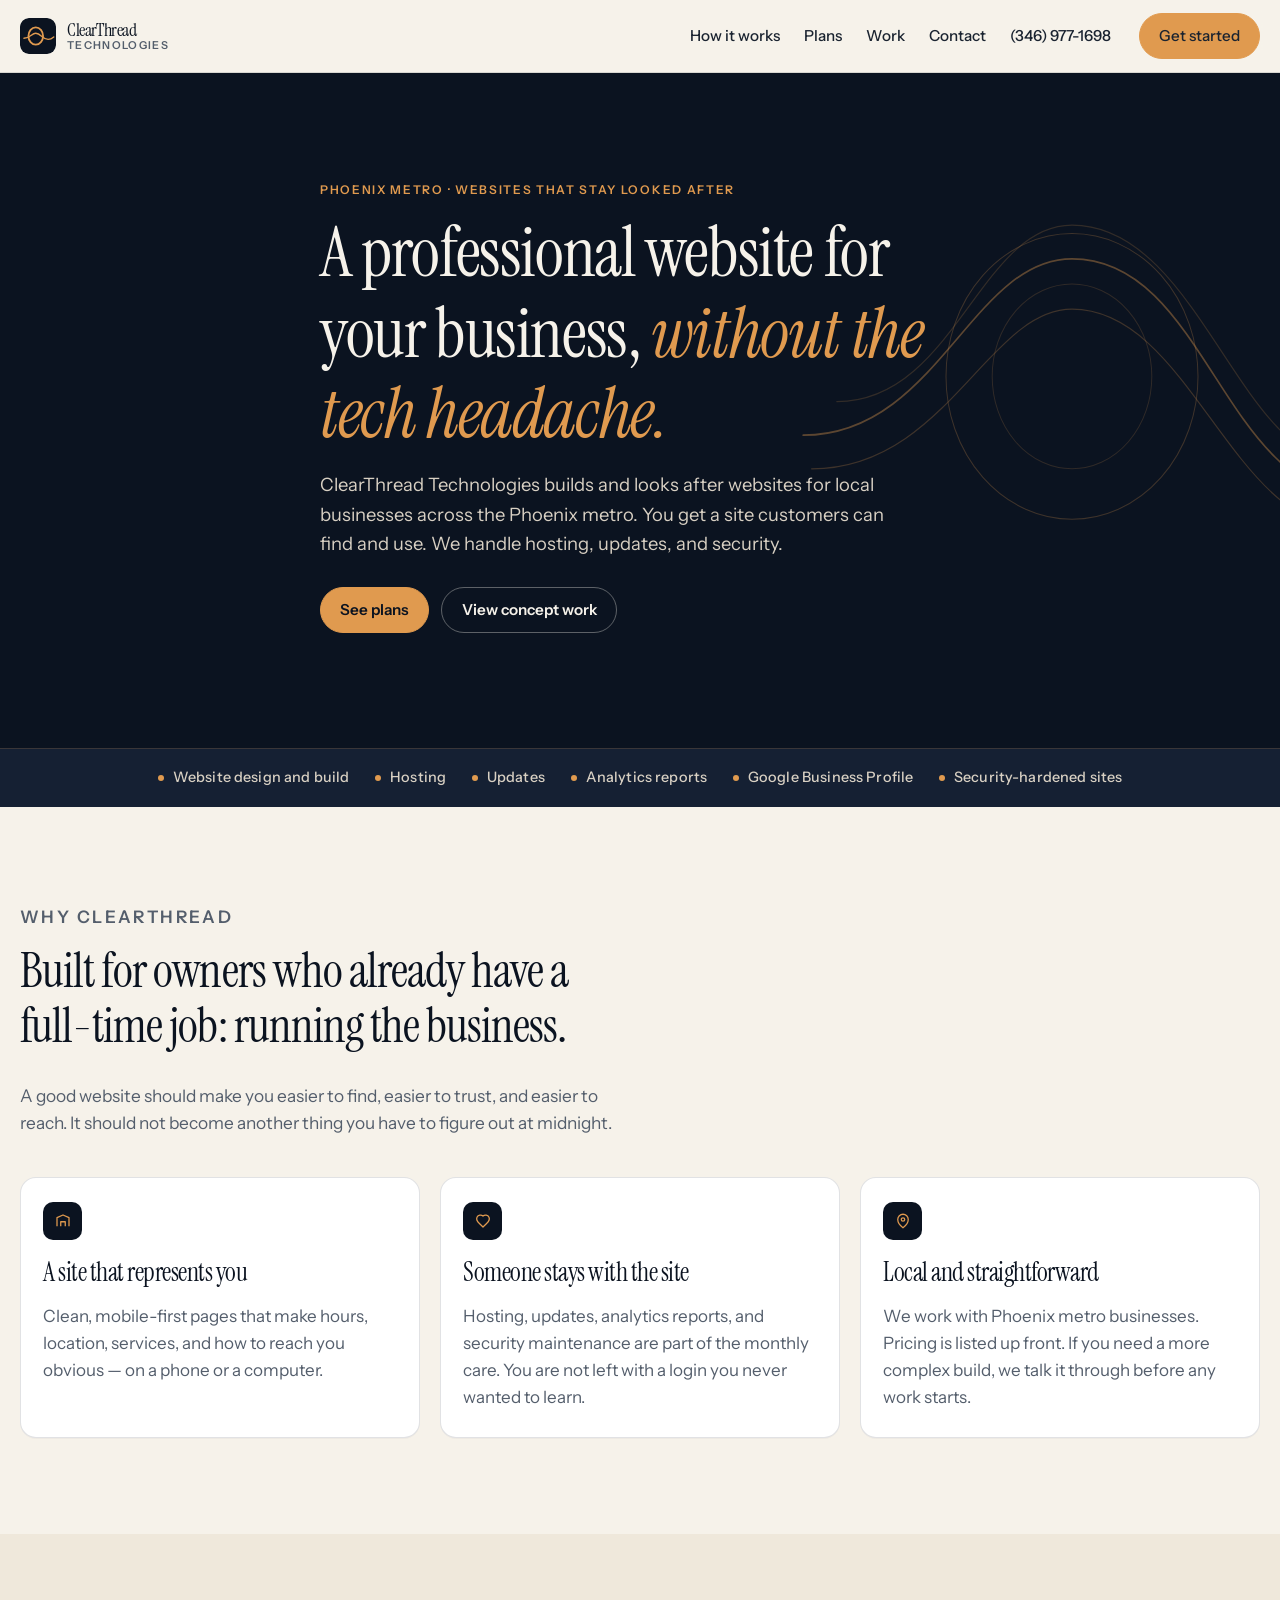
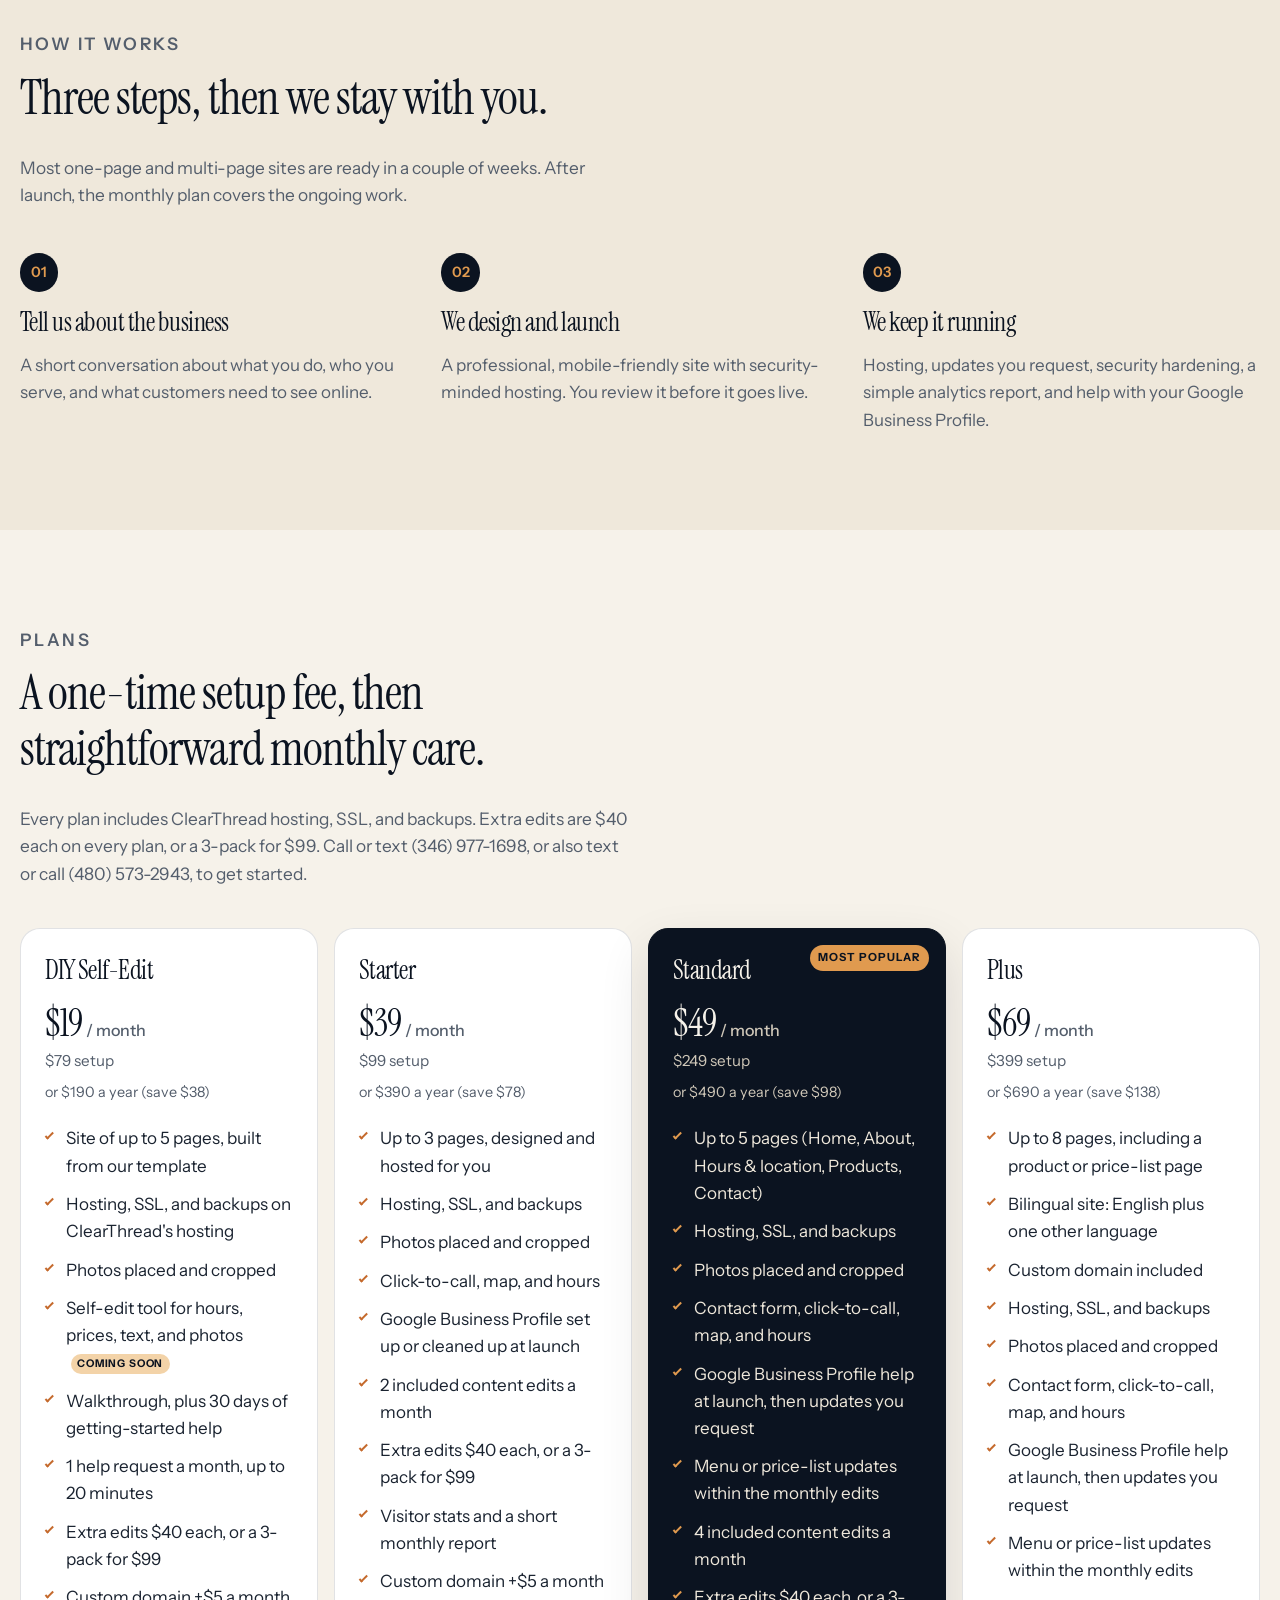
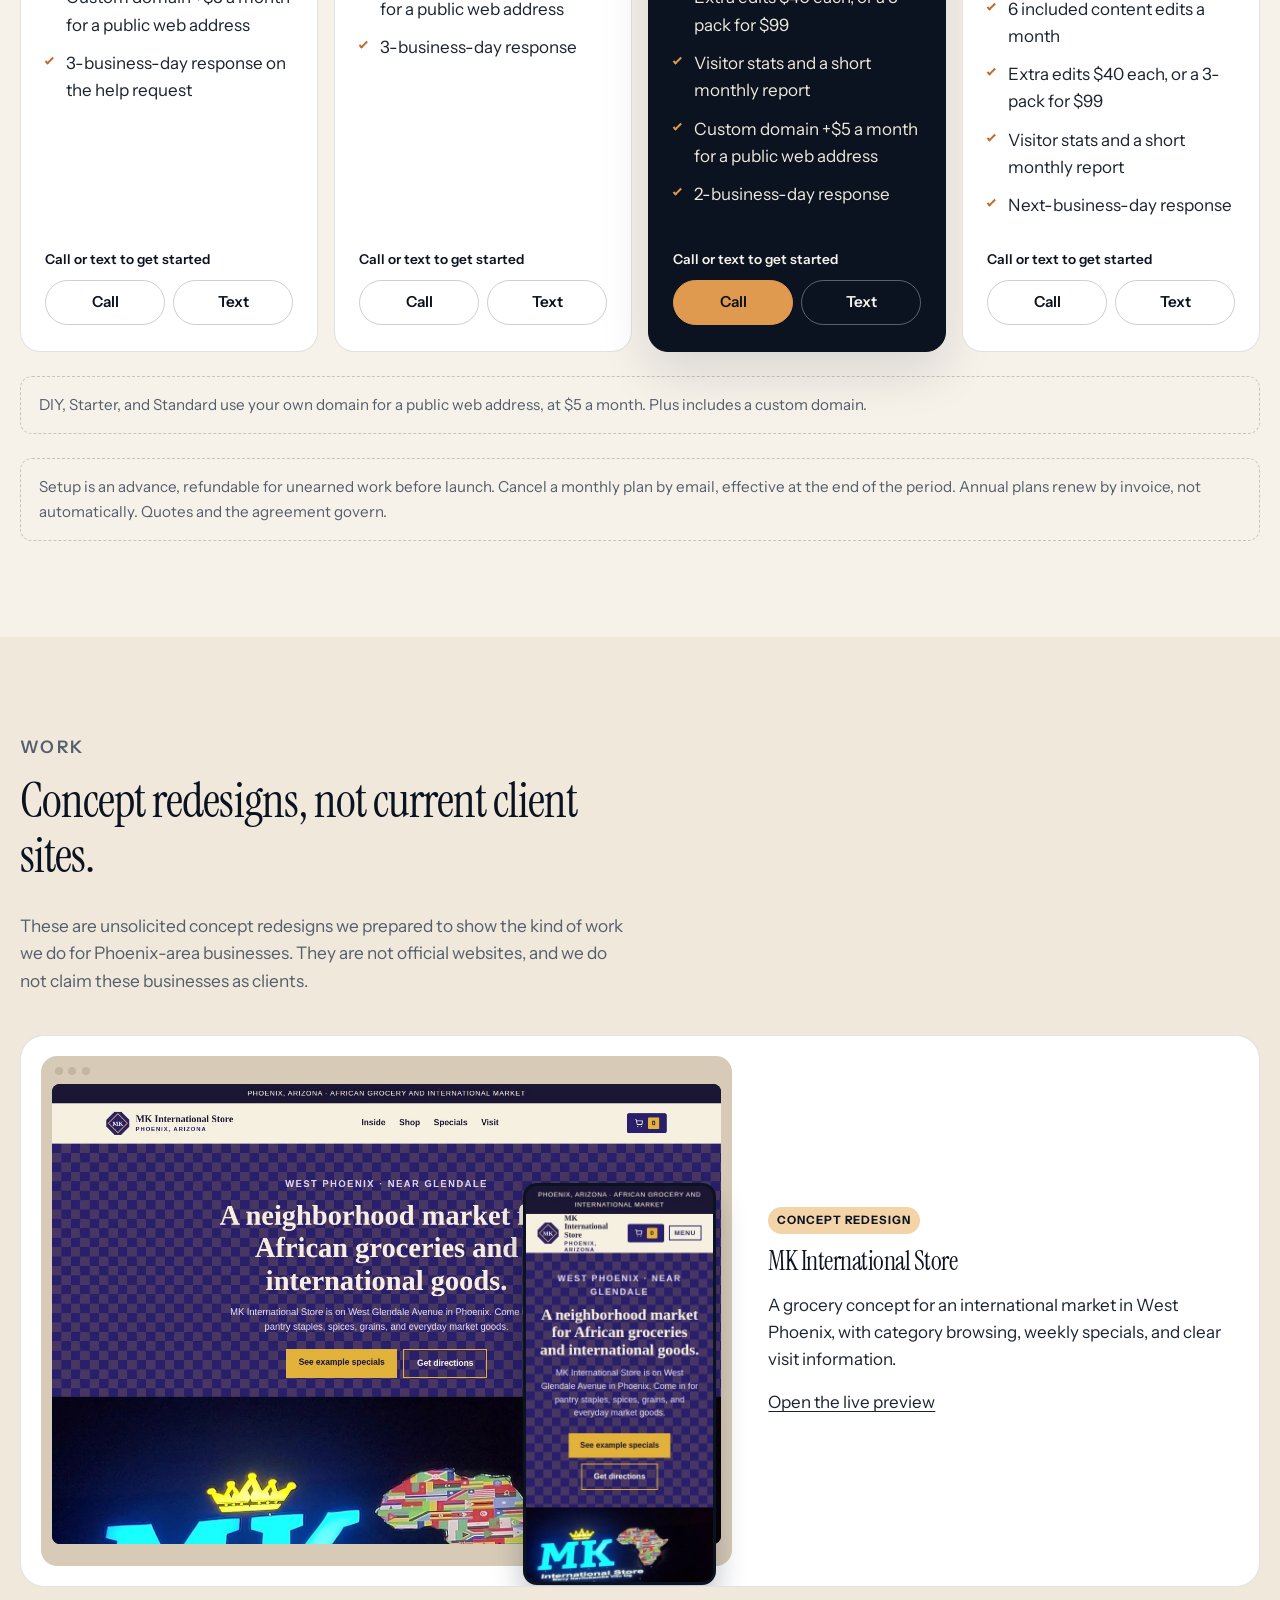
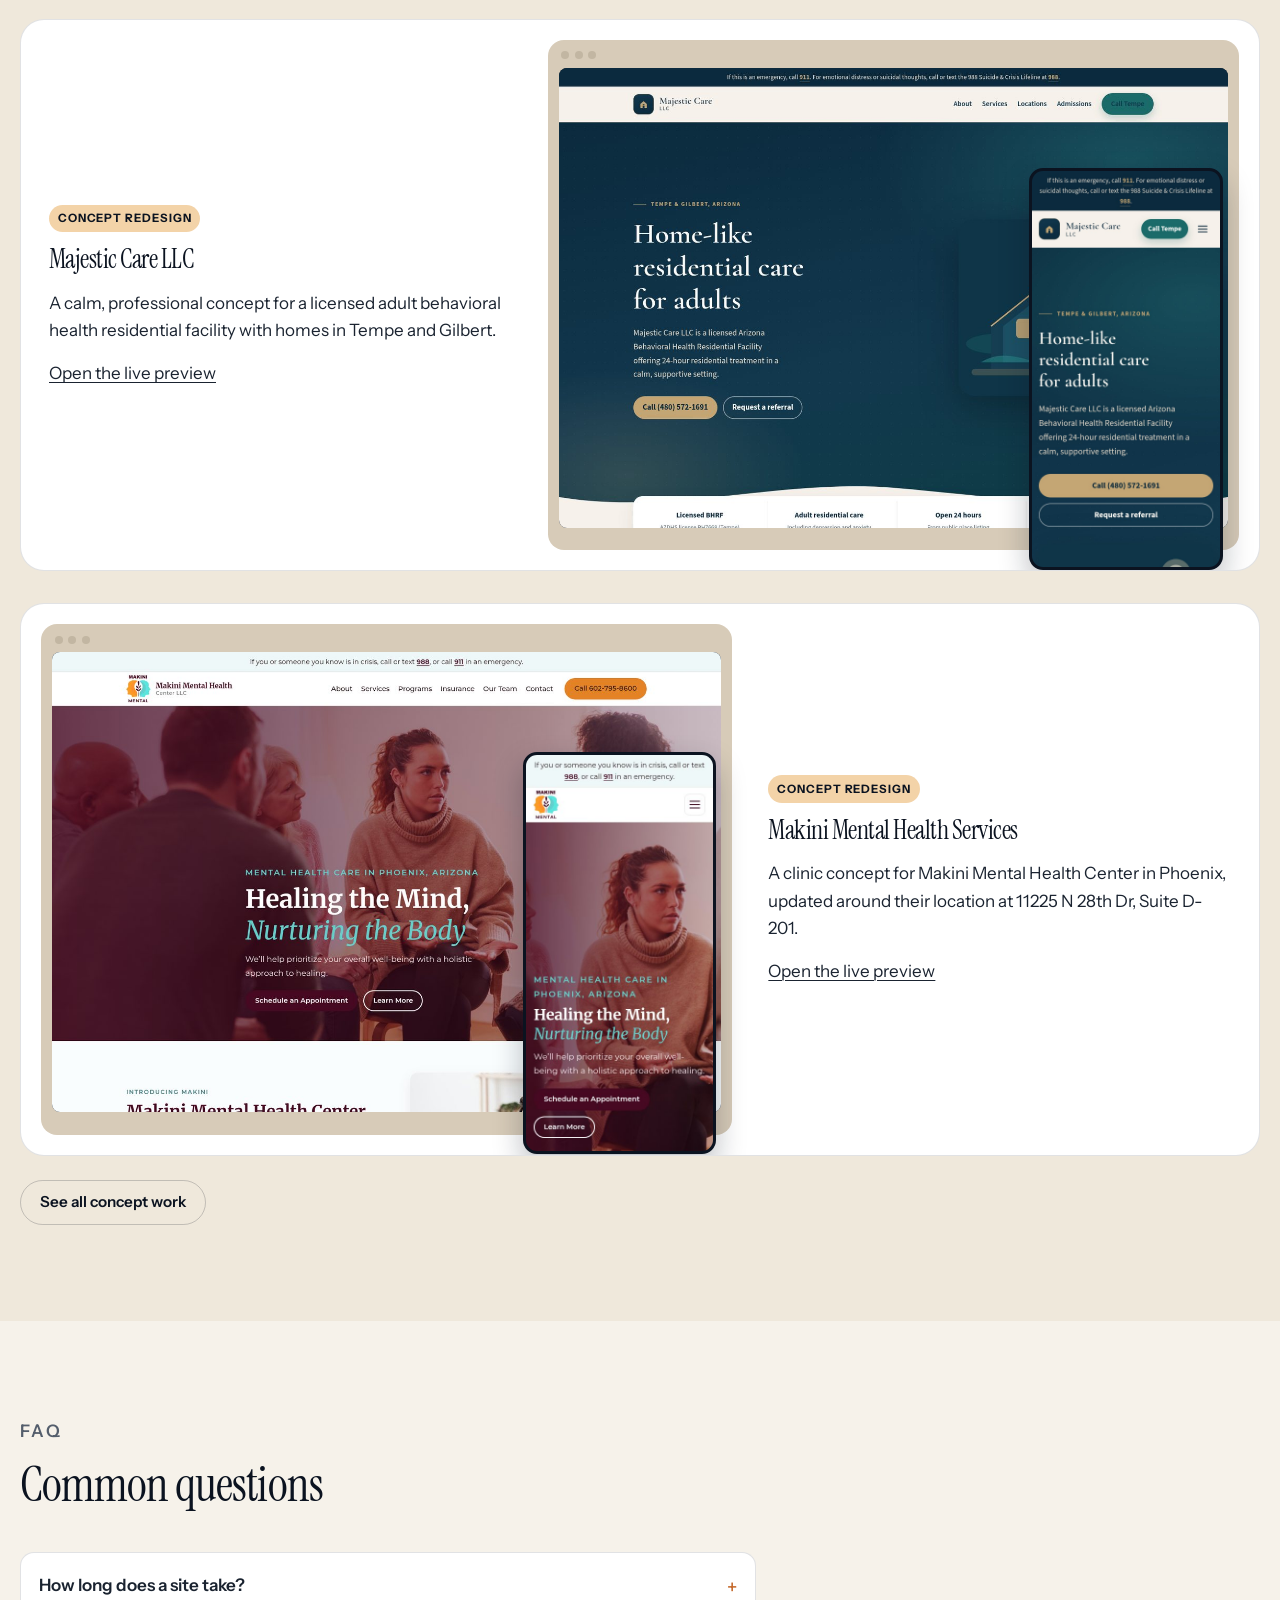
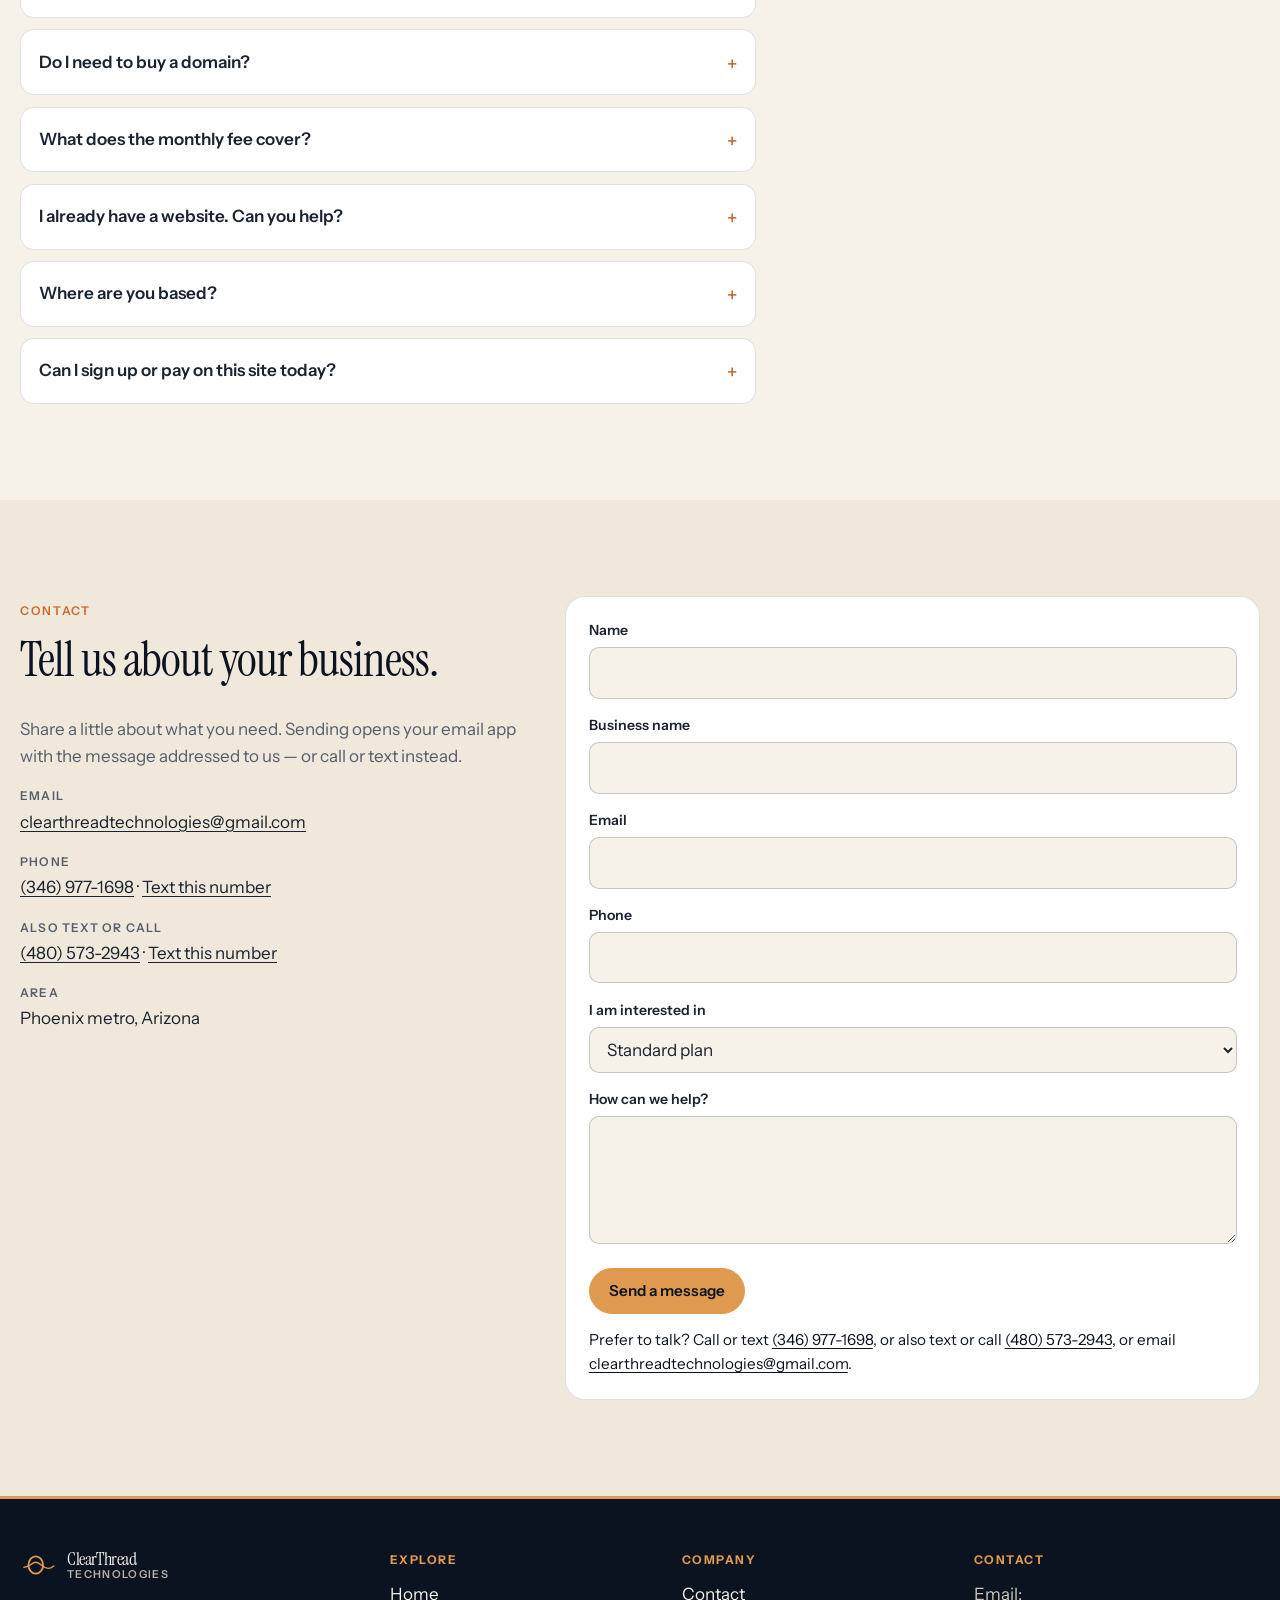
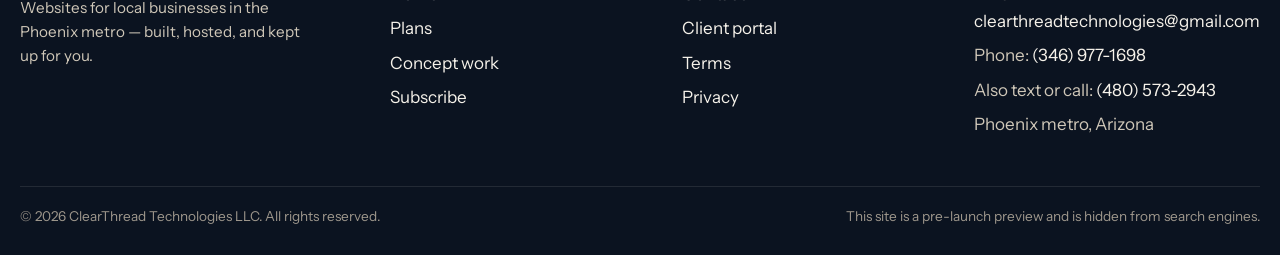
<file: index.html>
<!DOCTYPE html>
<html lang="en">
<head>
<meta charset="UTF-8">
<meta name="viewport" content="width=device-width, initial-scale=1">
<meta name="referrer" content="strict-origin-when-cross-origin">
<!--
  CSP note: frame-ancestors cannot be set via a meta tag (browsers ignore it there).
  When this site moves to a custom domain, send Content-Security-Policy as an HTTP
  header and include frame-ancestors 'none'.
-->
<meta http-equiv="Content-Security-Policy" content="default-src 'self'; script-src 'self'; style-src 'self'; img-src 'self' data:; font-src 'self'; connect-src 'none'; form-action 'self' mailto:; object-src 'none'; base-uri 'self'; upgrade-insecure-requests">
<meta name="description" content="ClearThread Technologies builds, hosts, and maintains professional websites for businesses in the Phoenix metro.">
<title>ClearThread Technologies — Websites for Phoenix local businesses</title>
<link rel="canonical" href="https://chukwuemekakalu1905.github.io/clearthread-technologies-site/">
<meta property="og:type" content="website">
<meta property="og:title" content="ClearThread Technologies — Websites for Phoenix local businesses">
<meta property="og:description" content="Professional websites for Phoenix businesses — built, hosted, and looked after month to month.">
<meta property="og:url" content="https://chukwuemekakalu1905.github.io/clearthread-technologies-site/">
<link rel="icon" href="assets/favicon.svg" type="image/svg+xml">
<link rel="stylesheet" href="css/styles.css" integrity="sha384-HgNHmehh7Kn3dHtT71NWEiT5hJgRvLLc+GMz8FNLKTPAbg0OEgYb0PmsHzw9TLdK" crossorigin="anonymous">
</head>
<body>
<a class="skip" href="#main">Skip to content</a>
<header>
  <div class="wrap nav">
    <a class="logo" href="index.html">
      <img src="assets/logo.svg" width="36" height="36" alt="">
      <span class="logo-text">
        <span class="logo-name">ClearThread</span>
        <span class="logo-sub">Technologies</span>
      </span>
    </a>
    <div class="header-actions">
      <a class="header-call header-call-bar" href="tel:+13469771698">(346) 977-1698</a>
      <button class="nav-toggle" type="button" aria-expanded="false" aria-controls="site-menu" aria-label="Open menu">
        <span></span>
      </button>
    </div>
    <nav class="menu" id="site-menu">
      <a href="index.html#how">How it works</a>
      <a href="index.html#plans">Plans</a>
      <a href="portfolio.html">Work</a>
      <a href="contact.html">Contact</a>
      <a class="header-call" href="tel:+13469771698">(346) 977-1698</a>
      <a class="btn btn-primary" href="subscribe.html">Get started</a>
    </nav>
  </div>
</header>

<main id="main">
  <section class="hero">
    <div class="wrap hero-inner">
      <p class="eyebrow">Phoenix metro · Websites that stay looked after</p>
      <h1>A professional website for your business, <em>without the tech headache.</em></h1>
      <p class="lede">ClearThread Technologies builds and looks after websites for local businesses across the Phoenix metro. You get a site customers can find and use. We handle hosting, updates, and security.</p>
      <div class="actions">
        <a class="btn btn-primary" href="index.html#plans">See plans</a>
        <a class="btn btn-ghost" href="portfolio.html">View concept work</a>
      </div>
    </div>
  </section>

  <div class="services-strip">
    <div class="wrap">
      <ul>
        <li>Website design and build</li>
        <li>Hosting</li>
        <li>Updates</li>
        <li>Analytics reports</li>
        <li>Google Business Profile</li>
        <li>Security-hardened sites</li>
      </ul>
    </div>
  </div>

  <section class="section" id="value">
    <div class="wrap">
      <div class="section-head">
        <p class="eyebrow">Why ClearThread</p>
        <h2>Built for owners who already have a full-time job: running the business.</h2>
        <p>A good website should make you easier to find, easier to trust, and easier to reach. It should not become another thing you have to figure out at midnight.</p>
      </div>
      <div class="cards-3">
        <article class="card">
          <div class="card-icon"><svg width="18" height="18" viewBox="0 0 24 24" fill="none" aria-hidden="true"><path d="M4 19V7.5L12 4l8 3.5V19" stroke="currentColor" stroke-width="1.7" stroke-linejoin="round"/><path d="M9 19v-6h6v6" stroke="currentColor" stroke-width="1.7" stroke-linejoin="round"/></svg></div>
          <h3>A site that represents you</h3>
          <p>Clean, mobile-first pages that make hours, location, services, and how to reach you obvious — on a phone or a computer.</p>
        </article>
        <article class="card">
          <div class="card-icon"><svg width="18" height="18" viewBox="0 0 24 24" fill="none" aria-hidden="true"><path d="M12 5.5c-2.2-2.4-6.5-1.8-8 1.6-1.2 2.8.2 5.6 3.2 8.2L12 20l4.8-4.7c3-2.6 4.4-5.4 3.2-8.2-1.5-3.4-5.8-4-8-1.6Z" stroke="currentColor" stroke-width="1.7" stroke-linejoin="round"/></svg></div>
          <h3>Someone stays with the site</h3>
          <p>Hosting, updates, analytics reports, and security maintenance are part of the monthly care. You are not left with a login you never wanted to learn.</p>
        </article>
        <article class="card">
          <div class="card-icon"><svg width="18" height="18" viewBox="0 0 24 24" fill="none" aria-hidden="true"><path d="M12 21s7-5.2 7-11a7 7 0 1 0-14 0c0 5.8 7 11 7 11Z" stroke="currentColor" stroke-width="1.7"/><circle cx="12" cy="10" r="2.3" stroke="currentColor" stroke-width="1.7"/></svg></div>
          <h3>Local and straightforward</h3>
          <p>We work with Phoenix metro businesses. Pricing is listed up front. If you need a more complex build, we talk it through before any work starts.</p>
        </article>
      </div>
    </div>
  </section>

  <section class="section section-muted" id="how">
    <div class="wrap">
      <div class="section-head">
        <p class="eyebrow">How it works</p>
        <h2>Three steps, then we stay with you.</h2>
        <p>Most one-page and multi-page sites are ready in a couple of weeks. After launch, the monthly plan covers the ongoing work.</p>
      </div>
      <div class="steps">
        <article class="step">
          <div class="step-num">01</div>
          <h3>Tell us about the business</h3>
          <p class="muted">A short conversation about what you do, who you serve, and what customers need to see online.</p>
        </article>
        <article class="step">
          <div class="step-num">02</div>
          <h3>We design and launch</h3>
          <p class="muted">A professional, mobile-friendly site with security-minded hosting. You review it before it goes live.</p>
        </article>
        <article class="step">
          <div class="step-num">03</div>
          <h3>We keep it running</h3>
          <p class="muted">Hosting, updates you request, security hardening, a simple analytics report, and help with your Google Business Profile.</p>
        </article>
      </div>
    </div>
  </section>

  <section class="section" id="plans">
    <div class="wrap">
      <div class="section-head">
        <p class="eyebrow">Plans</p>
        <h2>A one-time setup fee, then straightforward monthly care.</h2>
        <p>Every plan includes ClearThread hosting, SSL, and backups. Extra edits are $40 each on every plan, or a 3-pack for $99. Call or text (346) 977-1698, or also text or call (480) 573-2943, to get started.</p>
      </div>
      <div class="plans">
        <article class="plan">
          <h3>DIY Self-Edit</h3>
          <p class="price">$19 <small>/ month</small></p>
          <p class="price-setup">$79 setup</p>
          <p class="price-annual">or $190 a year (save $38)</p>
          <ul>
            <li>Site of up to 5 pages, built from our template</li>
            <li>Hosting, SSL, and backups on ClearThread's hosting</li>
            <li>Photos placed and cropped</li>
            <li>Self-edit tool for hours, prices, text, and photos <span class="coming-soon">Coming soon</span></li>
            <li>Walkthrough, plus 30 days of getting-started help</li>
            <li>1 help request a month, up to 20 minutes</li>
            <li>Extra edits $40 each, or a 3-pack for $99</li>
            <li>Custom domain +$5 a month for a public web address</li>
            <li>3-business-day response on the help request</li>
          </ul>
          <div class="plan-cta" role="group" aria-label="Call or text to get started">
            <p class="plan-cta-lead">Call or text to get started</p>
            <div class="plan-cta-buttons">
              <a class="btn btn-outline" href="tel:+13469771698">Call</a>
              <a class="btn btn-outline" href="sms:+13469771698">Text</a>
            </div>
          </div>
        </article>
        <article class="plan">
          <h3>Starter</h3>
          <p class="price">$39 <small>/ month</small></p>
          <p class="price-setup">$99 setup</p>
          <p class="price-annual">or $390 a year (save $78)</p>
          <ul>
            <li>Up to 3 pages, designed and hosted for you</li>
            <li>Hosting, SSL, and backups</li>
            <li>Photos placed and cropped</li>
            <li>Click-to-call, map, and hours</li>
            <li>Google Business Profile set up or cleaned up at launch</li>
            <li>2 included content edits a month</li>
            <li>Extra edits $40 each, or a 3-pack for $99</li>
            <li>Visitor stats and a short monthly report</li>
            <li>Custom domain +$5 a month for a public web address</li>
            <li>3-business-day response</li>
          </ul>
          <div class="plan-cta" role="group" aria-label="Call or text to get started">
            <p class="plan-cta-lead">Call or text to get started</p>
            <div class="plan-cta-buttons">
              <a class="btn btn-outline" href="tel:+13469771698">Call</a>
              <a class="btn btn-outline" href="sms:+13469771698">Text</a>
            </div>
          </div>
        </article>
        <article class="plan plan-featured">
          <span class="plan-tag">Most popular</span>
          <h3>Standard</h3>
          <p class="price">$49 <small>/ month</small></p>
          <p class="price-setup">$249 setup</p>
          <p class="price-annual">or $490 a year (save $98)</p>
          <ul>
            <li>Up to 5 pages (Home, About, Hours &amp; location, Products, Contact)</li>
            <li>Hosting, SSL, and backups</li>
            <li>Photos placed and cropped</li>
            <li>Contact form, click-to-call, map, and hours</li>
            <li>Google Business Profile help at launch, then updates you request</li>
            <li>Menu or price-list updates within the monthly edits</li>
            <li>4 included content edits a month</li>
            <li>Extra edits $40 each, or a 3-pack for $99</li>
            <li>Visitor stats and a short monthly report</li>
            <li>Custom domain +$5 a month for a public web address</li>
            <li>2-business-day response</li>
          </ul>
          <div class="plan-cta" role="group" aria-label="Call or text to get started">
            <p class="plan-cta-lead">Call or text to get started</p>
            <div class="plan-cta-buttons">
              <a class="btn btn-primary" href="tel:+13469771698">Call</a>
              <a class="btn btn-outline" href="sms:+13469771698">Text</a>
            </div>
          </div>
        </article>
        <article class="plan">
          <h3>Plus</h3>
          <p class="price">$69 <small>/ month</small></p>
          <p class="price-setup">$399 setup</p>
          <p class="price-annual">or $690 a year (save $138)</p>
          <ul>
            <li>Up to 8 pages, including a product or price-list page</li>
            <li>Bilingual site: English plus one other language</li>
            <li>Custom domain included</li>
            <li>Hosting, SSL, and backups</li>
            <li>Photos placed and cropped</li>
            <li>Contact form, click-to-call, map, and hours</li>
            <li>Google Business Profile help at launch, then updates you request</li>
            <li>Menu or price-list updates within the monthly edits</li>
            <li>6 included content edits a month</li>
            <li>Extra edits $40 each, or a 3-pack for $99</li>
            <li>Visitor stats and a short monthly report</li>
            <li>Next-business-day response</li>
          </ul>
          <div class="plan-cta" role="group" aria-label="Call or text to get started">
            <p class="plan-cta-lead">Call or text to get started</p>
            <div class="plan-cta-buttons">
              <a class="btn btn-outline" href="tel:+13469771698">Call</a>
              <a class="btn btn-outline" href="sms:+13469771698">Text</a>
            </div>
          </div>
        </article>
      </div>

      <p class="addon">DIY, Starter, and Standard use your own domain for a public web address, at $5 a month. Plus includes a custom domain.</p>
      <p class="addon terms-note">Setup is an advance, refundable for unearned work before launch. Cancel a monthly plan by email, effective at the end of the period. Annual plans renew by invoice, not automatically. Quotes and the agreement govern.</p>
    </div>
  </section>

  <section class="section section-muted" id="work">
    <div class="wrap">
      <div class="section-head">
        <p class="eyebrow">Work</p>
        <h2>Concept redesigns, not current client sites.</h2>
        <p>These are unsolicited concept redesigns we prepared to show the kind of work we do for Phoenix-area businesses. They are not official websites, and we do not claim these businesses as clients.</p>
      </div>
      <div class="portfolio-grid">
        <article class="project">
          <div class="frame">
            <div class="chrome" aria-hidden="true"><span></span><span></span><span></span></div>
            <div class="frame-screen">
              <img src="assets/portfolio/mk-desktop.jpg" width="1280" height="920" alt="Desktop view of the concept redesign for MK International Store">
            </div>
            <div class="phone">
              <img src="assets/portfolio/mk-mobile.jpg" width="390" height="844" alt="Mobile view of the MK International Store concept redesign">
            </div>
          </div>
          <div class="project-copy">
            <span class="badge">Concept redesign</span>
            <h3>MK International Store</h3>
            <p>A grocery concept for an international market in West Phoenix, with category browsing, weekly specials, and clear visit information.</p>
            <a href="https://chukwuemekakalu1905.github.io/mk-international-store/" rel="noopener noreferrer" target="_blank" rel="noopener noreferrer">Open the live preview</a>
          </div>
        </article>
        
        <article class="project">
          <div class="frame">
            <div class="chrome" aria-hidden="true"><span></span><span></span><span></span></div>
            <div class="frame-screen">
              <img src="assets/portfolio/majestic-desktop.jpg" width="1280" height="920" alt="Desktop view of the concept redesign for Majestic Care LLC">
            </div>
            <div class="phone">
              <img src="assets/portfolio/majestic-mobile.jpg" width="780" height="1689" alt="Mobile view of the Majestic Care concept redesign">
            </div>
          </div>
          <div class="project-copy">
            <span class="badge">Concept redesign</span>
            <h3>Majestic Care LLC</h3>
            <p>A calm, professional concept for a licensed adult behavioral health residential facility with homes in Tempe and Gilbert.</p>
            <a href="https://chukwuemekakalu1905.github.io/majestic-care-mockup/" rel="noopener noreferrer" target="_blank" rel="noopener noreferrer">Open the live preview</a>
          </div>
        </article>
        <article class="project">
          <div class="frame">
            <div class="chrome" aria-hidden="true"><span></span><span></span><span></span></div>
            <div class="frame-screen">
              <img src="assets/portfolio/makini-desktop.jpg" width="1280" height="920" alt="Desktop view of the concept redesign for Makini Mental Health Services">
            </div>
            <div class="phone">
              <img src="assets/portfolio/makini-mobile.jpg" width="390" height="844" alt="Mobile view of the Makini Mental Health Services concept redesign">
            </div>
          </div>
          <div class="project-copy">
            <span class="badge">Concept redesign</span>
            <h3>Makini Mental Health Services</h3>
            <p>A clinic concept for Makini Mental Health Center in Phoenix, updated around their location at 11225 N 28th Dr, Suite D-201.</p>
            <a href="https://chukwuemekakalu1905.github.io/makini-mental-health-mockup/" rel="noopener noreferrer" target="_blank" rel="noopener noreferrer">Open the live preview</a>
          </div>
        </article>
      </div>
      <p class="section-cta"><a class="btn btn-outline" href="portfolio.html">See all concept work</a></p>
    </div>
  </section>

  <section class="section" id="faq">
    <div class="wrap">
      <div class="section-head">
        <p class="eyebrow">FAQ</p>
        <h2>Common questions</h2>
      </div>
      <div class="faq">
        <details>
          <summary>How long does a site take?</summary>
          <p>Most one-page sites are ready in about two weeks. Multi-page sites usually take a little longer, depending on photos and copy.</p>
        </details>
        <details>
          <summary>Do I need to buy a domain?</summary>
          <p>A public site uses your own domain, which is $5 a month on DIY, Starter, and Standard. Plus includes a custom domain. We register it in your name where we can.</p>
        </details>
        <details>
          <summary>What does the monthly fee cover?</summary>
          <p>Hosting, SSL, backups, the included monthly edits or DIY help on your plan, security maintenance, and Google Business Profile help on the plans that include it. Extra edits are $40 each, or a 3-pack for $99.</p>
        </details>
        <details>
          <summary>I already have a website. Can you help?</summary>
          <p>Yes. We can rebuild a site that is outdated, broken, or hard to update, and then look after it month to month.</p>
        </details>
        <details>
          <summary>Where are you based?</summary>
          <p>We work with businesses in the Phoenix metro — Phoenix, Tempe, Mesa, Glendale, Goodyear, Gilbert, and nearby cities.</p>
        </details>
        <details>
          <summary>Can I sign up or pay on this site today?</summary>
          <p>To get started, call or text (346) 977-1698, or also text or call (480) 573-2943, or email <a href="mailto:clearthreadtechnologies@gmail.com">clearthreadtechnologies@gmail.com</a>. We do not collect card numbers on this site.</p>
        </details>
      </div>
    </div>
  </section>

  <section class="section section-muted" id="contact">
    <div class="wrap contact-grid">
      <div>
        <p class="eyebrow">Contact</p>
        <h2>Tell us about your business.</h2>
        <p class="muted">Share a little about what you need. Sending opens your email app with the message addressed to us — or call or text instead.</p>
        <ul class="contact-meta">
          <li><span>Email</span> <a href="mailto:clearthreadtechnologies@gmail.com">clearthreadtechnologies@gmail.com</a></li>
          <li><span>Phone</span> <a href="tel:+13469771698">(346) 977-1698</a> · <a href="sms:+13469771698">Text this number</a></li>
          <li><span>Also text or call</span> <a href="tel:+14805732943">(480) 573-2943</a> · <a href="sms:+14805732943">Text this number</a></li>
          <li><span>Area</span> Phoenix metro, Arizona</li>
        </ul>
      </div>
      <form action="mailto:clearthreadtechnologies@gmail.com" method="post" enctype="text/plain">
        <div class="field">
          <label for="name">Name</label>
          <input id="name" name="name" type="text" autocomplete="name" required>
        </div>
        <div class="field">
          <label for="business">Business name</label>
          <input id="business" name="business" type="text" autocomplete="organization">
        </div>
        <div class="field">
          <label for="email">Email</label>
          <input id="email" name="email" type="email" autocomplete="email" required>
        </div>
        <div class="field">
          <label for="phone">Phone</label>
          <input id="phone" name="phone" type="tel" autocomplete="tel">
        </div>
        <div class="field">
          <label for="interest">I am interested in</label>
          <select id="interest" name="interest">
            <option value="diy">DIY Self-Edit plan</option>
            <option value="starter">Starter plan</option>
            <option value="standard" selected>Standard plan</option>
            <option value="plus">Plus plan</option>
            <option value="other">Something else</option>
          </select>
        </div>
        <div class="field">
          <label for="message">How can we help?</label>
          <textarea id="message" name="message"></textarea>
        </div>
        <button class="btn btn-primary" type="submit">Send a message</button>
        <p class="form-status" data-form-status role="status">Prefer to talk? Call or text <a href="tel:+13469771698">(346) 977-1698</a>, or also text or call <a href="tel:+14805732943">(480) 573-2943</a>, or email <a href="mailto:clearthreadtechnologies@gmail.com">clearthreadtechnologies@gmail.com</a>.</p>
      </form>

    </div>
  </section>
</main>
<footer>
  <div class="wrap">
    <div class="footer-grid">
      <div>
        <a class="logo" href="index.html">
          <img src="assets/logo.svg" width="36" height="36" alt="">
          <span class="logo-text">
            <span class="logo-name">ClearThread</span>
            <span class="logo-sub">Technologies</span>
          </span>
        </a>
        <p class="footer-blurb">Websites for local businesses in the Phoenix metro — built, hosted, and kept up for you.</p>
      </div>
      <div>
        <h2>Explore</h2>
        <ul>
          <li><a href="index.html">Home</a></li>
          <li><a href="index.html#plans">Plans</a></li>
          <li><a href="portfolio.html">Concept work</a></li>
          <li><a href="subscribe.html">Subscribe</a></li>
        </ul>
      </div>
      <div>
        <h2>Company</h2>
        <ul>
          <li><a href="contact.html">Contact</a></li>
          <li><a href="client.html">Client portal</a></li>
          <li><a href="terms.html">Terms</a></li>
          <li><a href="privacy.html">Privacy</a></li>
        </ul>
      </div>
      <div>
        <h2>Contact</h2>
        <ul>
          <li>Email: <a href="mailto:clearthreadtechnologies@gmail.com">clearthreadtechnologies@gmail.com</a></li>
          <li>Phone: <a href="tel:+13469771698">(346) 977-1698</a></li>
          <li>Also text or call: <a href="tel:+14805732943">(480) 573-2943</a></li>
          <li>Phoenix metro, Arizona</li>
        </ul>
      </div>
    </div>
    <div class="footer-bottom">
      <span>&copy; 2026 ClearThread Technologies LLC. All rights reserved.</span>
      <span>This site is a pre-launch preview and is hidden from search engines.</span>
    </div>
  </div>
</footer>
<script src="js/main.js" integrity="sha384-YbtDyDm2L39sZ0KrC+PEB/Qw1IMBSGCDG+PkDgKf7nJ9GGmHDC/ZnPII2zpDSSsY" crossorigin="anonymous"></script>
</body>
</html>
</file>
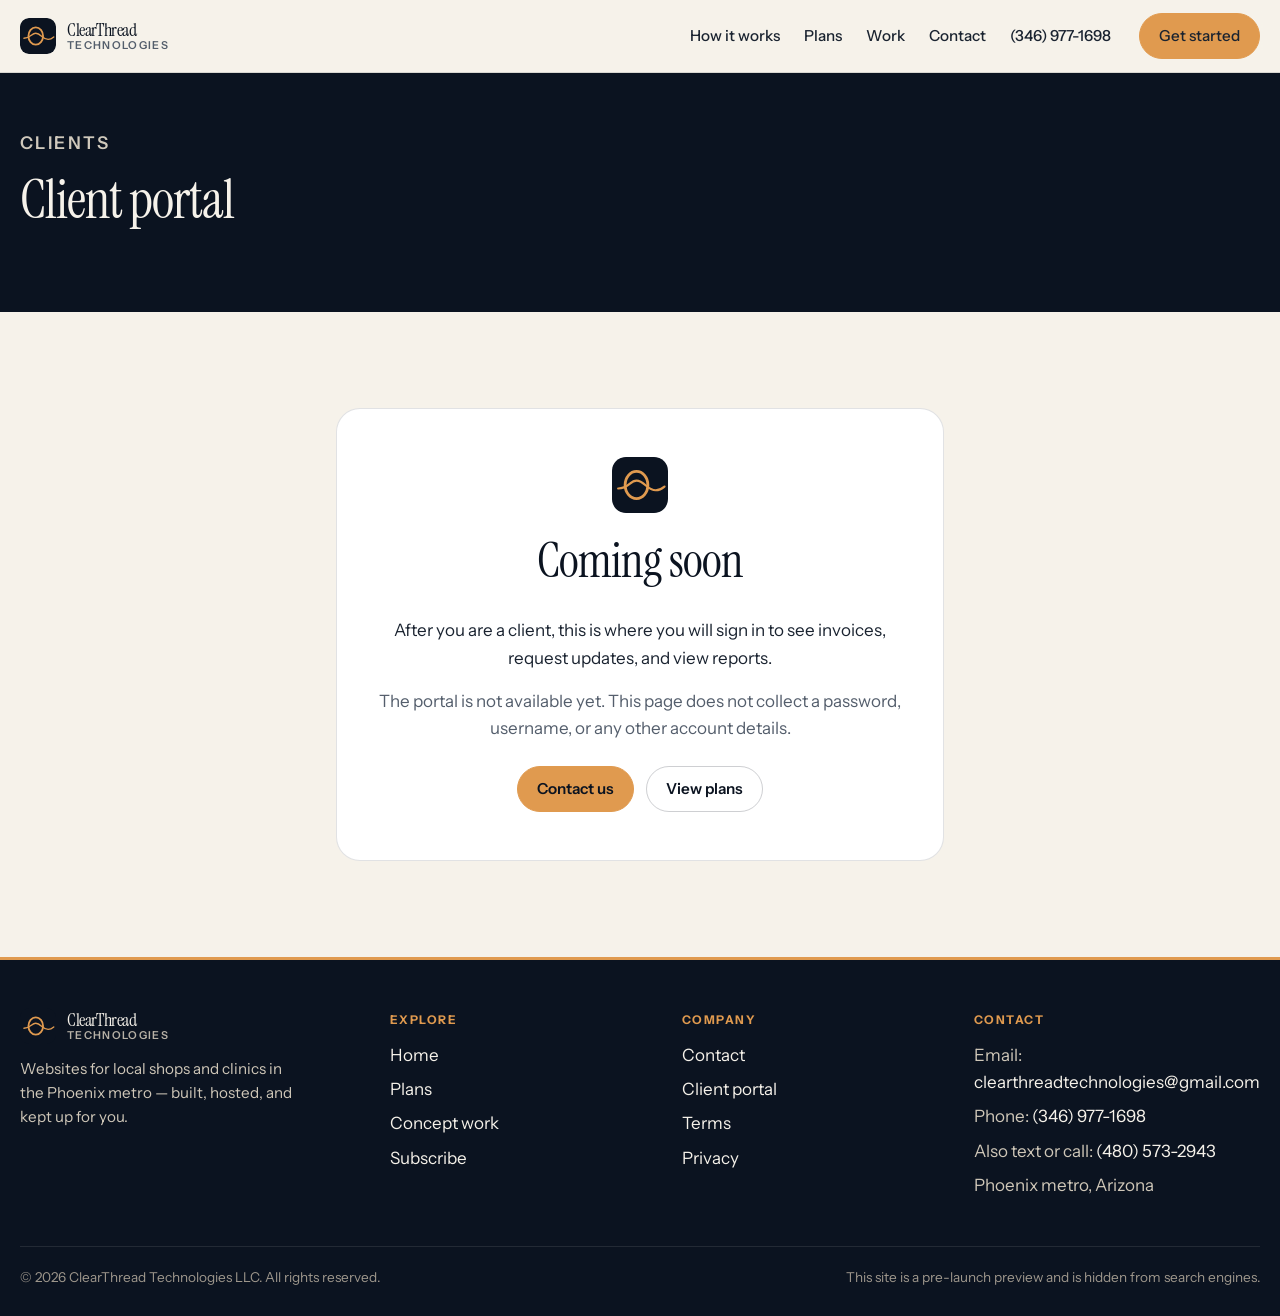
<file: client.html>
<!DOCTYPE html>
<html lang="en">
<head>
<meta charset="UTF-8">
<meta name="viewport" content="width=device-width, initial-scale=1">
<meta name="referrer" content="strict-origin-when-cross-origin">
<!--
  CSP note: frame-ancestors cannot be set via a meta tag (browsers ignore it there).
  When this site moves to a custom domain, send Content-Security-Policy as an HTTP
  header and include frame-ancestors 'none'.
-->
<meta http-equiv="Content-Security-Policy" content="default-src 'self'; script-src 'self'; style-src 'self'; img-src 'self' data:; font-src 'self'; connect-src 'none'; form-action 'self' mailto:; object-src 'none'; base-uri 'self'; upgrade-insecure-requests">
<meta name="description" content="The ClearThread Technologies client portal is coming soon. This page does not collect account details or passwords.">
<title>Client portal — ClearThread Technologies</title>
<link rel="icon" href="assets/favicon.svg" type="image/svg+xml">
<link rel="stylesheet" href="css/styles.css" integrity="sha384-HgNHmehh7Kn3dHtT71NWEiT5hJgRvLLc+GMz8FNLKTPAbg0OEgYb0PmsHzw9TLdK" crossorigin="anonymous">
</head>
<body>
<a class="skip" href="#main">Skip to content</a>
<header>
  <div class="wrap nav">
    <a class="logo" href="index.html">
      <img src="assets/logo.svg" width="36" height="36" alt="">
      <span class="logo-text">
        <span class="logo-name">ClearThread</span>
        <span class="logo-sub">Technologies</span>
      </span>
    </a>
    <div class="header-actions">
      <a class="header-call header-call-bar" href="tel:+13469771698">(346) 977-1698</a>
      <button class="nav-toggle" type="button" aria-expanded="false" aria-controls="site-menu" aria-label="Open menu">
        <span></span>
      </button>
    </div>
    <nav class="menu" id="site-menu">
      <a href="index.html#how">How it works</a>
      <a href="index.html#plans">Plans</a>
      <a href="portfolio.html">Work</a>
      <a href="contact.html">Contact</a>
            <a class="header-call" href="tel:+13469771698">(346) 977-1698</a>
      <a class="btn btn-primary" href="subscribe.html">Get started</a>
    </nav>
  </div>
</header>

<main id="main">
  <section class="page-hero">
    <div class="wrap">
      <p class="eyebrow">Clients</p>
      <h1>Client portal</h1>
    </div>
  </section>
  <section class="section">
    <div class="wrap">
      <div class="portal">
        <img src="assets/logo.svg" width="56" height="56" alt="">
        <h2>Coming soon</h2>
        <p>After you are a client, this is where you will sign in to see invoices, request updates, and view reports.</p>
        <p class="muted">The portal is not available yet. This page does not collect a password, username, or any other account details.</p>
        <div class="actions">
          <a class="btn btn-primary" href="contact.html">Contact us</a>
          <a class="btn btn-outline" href="subscribe.html">View plans</a>
        </div>
      </div>
    </div>
  </section>
</main>
<footer>
  <div class="wrap">
    <div class="footer-grid">
      <div>
        <a class="logo" href="index.html">
          <img src="assets/logo.svg" width="36" height="36" alt="">
          <span class="logo-text">
            <span class="logo-name">ClearThread</span>
            <span class="logo-sub">Technologies</span>
          </span>
        </a>
        <p class="footer-blurb">Websites for local shops and clinics in the Phoenix metro — built, hosted, and kept up for you.</p>
      </div>
      <div>
        <h2>Explore</h2>
        <ul>
          <li><a href="index.html">Home</a></li>
          <li><a href="index.html#plans">Plans</a></li>
          <li><a href="portfolio.html">Concept work</a></li>
          <li><a href="subscribe.html">Subscribe</a></li>
        </ul>
      </div>
      <div>
        <h2>Company</h2>
        <ul>
          <li><a href="contact.html">Contact</a></li>
          <li><a href="client.html">Client portal</a></li>
          <li><a href="terms.html">Terms</a></li>
          <li><a href="privacy.html">Privacy</a></li>
        </ul>
      </div>
      <div>
        <h2>Contact</h2>
        <ul>
          <li>Email: <a href="mailto:clearthreadtechnologies@gmail.com">clearthreadtechnologies@gmail.com</a></li>
          <li>Phone: <a href="tel:+13469771698">(346) 977-1698</a></li>
          <li>Also text or call: <a href="tel:+14805732943">(480) 573-2943</a></li>
          <li>Phoenix metro, Arizona</li>
        </ul>
      </div>
    </div>
    <div class="footer-bottom">
      <span>&copy; 2026 ClearThread Technologies LLC. All rights reserved.</span>
      <span>This site is a pre-launch preview and is hidden from search engines.</span>
    </div>
  </div>
</footer>
<script src="js/main.js" integrity="sha384-YbtDyDm2L39sZ0KrC+PEB/Qw1IMBSGCDG+PkDgKf7nJ9GGmHDC/ZnPII2zpDSSsY" crossorigin="anonymous"></script>
</body>
</html>
</file>
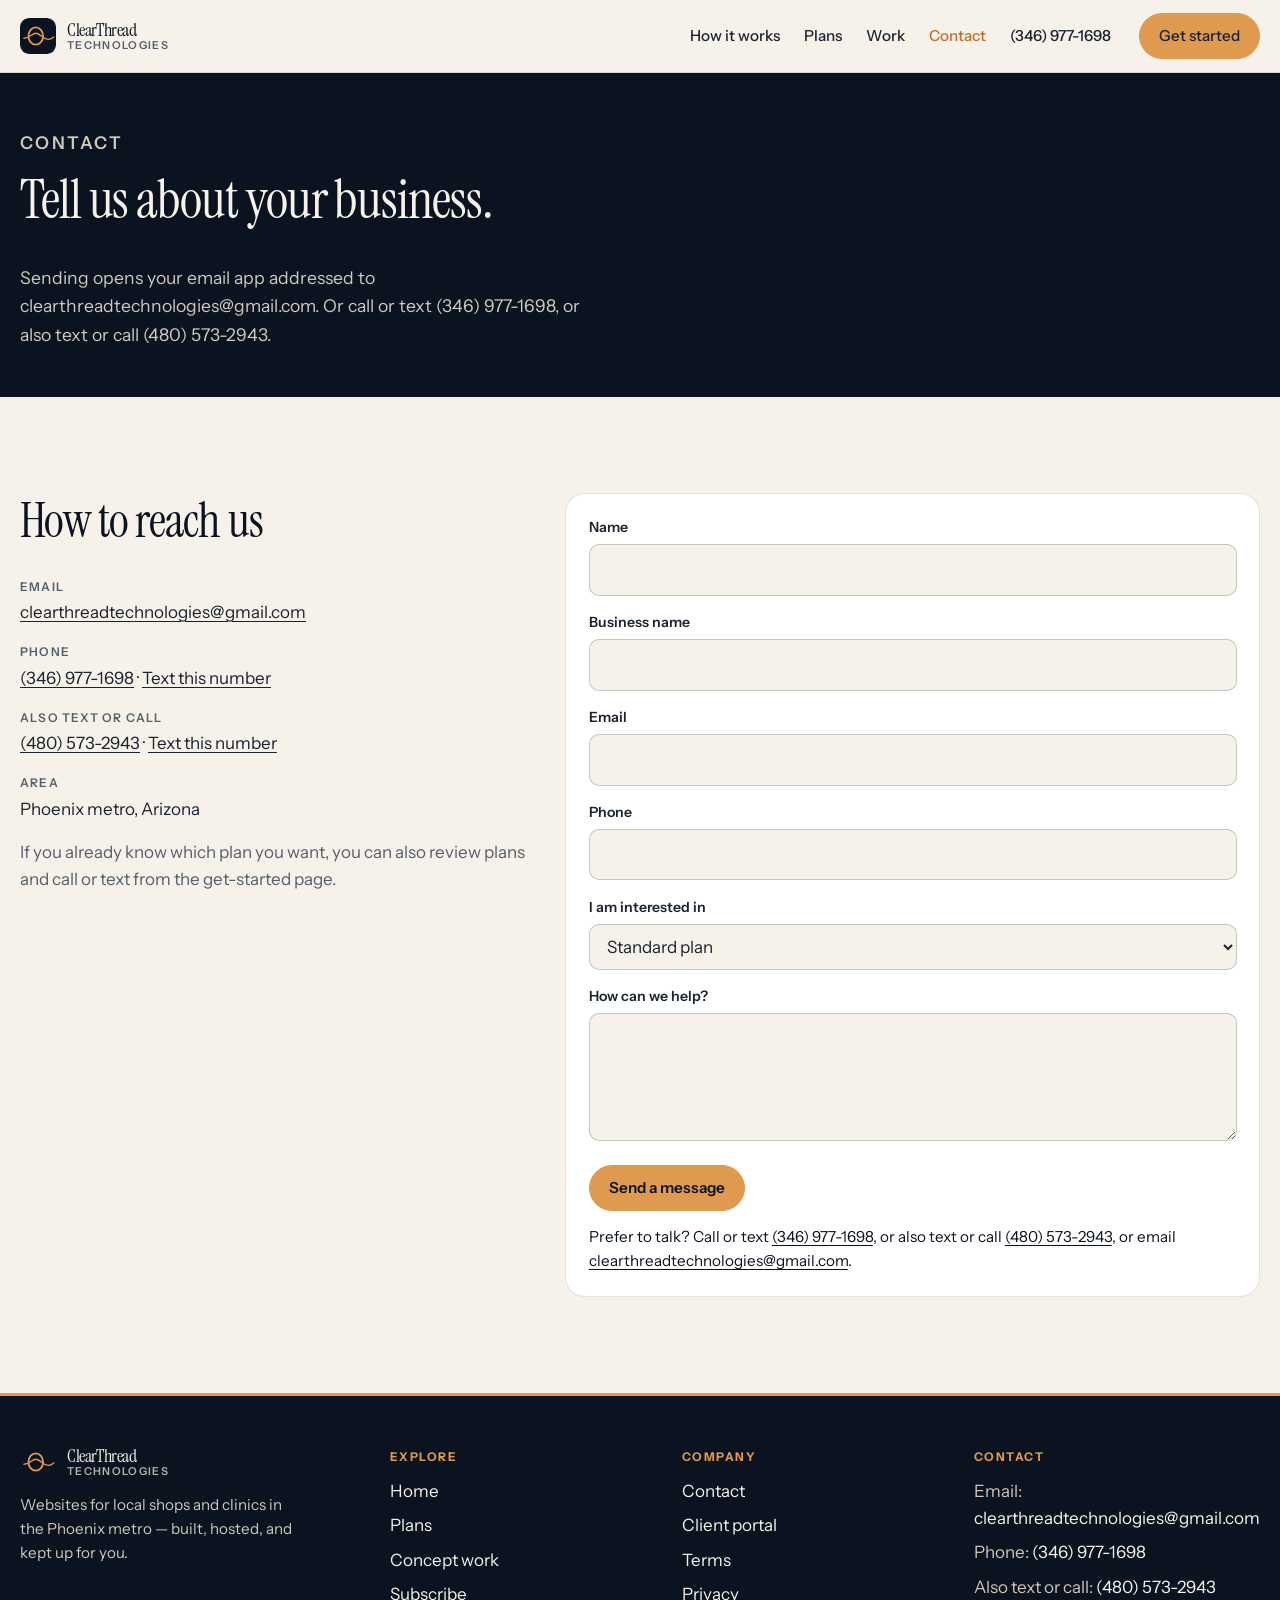
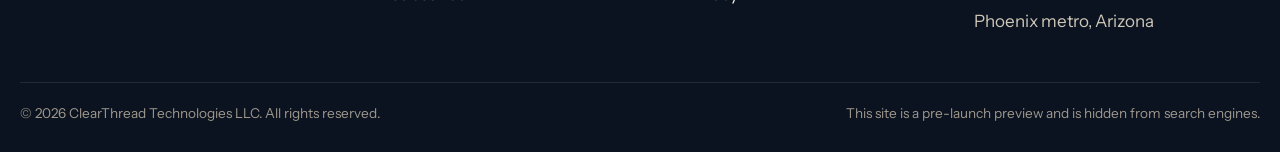
<file: contact.html>
<!DOCTYPE html>
<html lang="en">
<head>
<meta charset="UTF-8">
<meta name="viewport" content="width=device-width, initial-scale=1">
<meta name="referrer" content="strict-origin-when-cross-origin">
<!--
  CSP note: frame-ancestors cannot be set via a meta tag (browsers ignore it there).
  When this site moves to a custom domain, send Content-Security-Policy as an HTTP
  header and include frame-ancestors 'none'.
-->
<meta http-equiv="Content-Security-Policy" content="default-src 'self'; script-src 'self'; style-src 'self'; img-src 'self' data:; font-src 'self'; connect-src 'none'; form-action 'self' mailto:; object-src 'none'; base-uri 'self'; upgrade-insecure-requests">
<meta name="description" content="Get in touch with ClearThread Technologies at (346) 977-1698, or also text or call (480) 573-2943, about a website for your Phoenix-area business.">
<title>Contact — ClearThread Technologies</title>
<link rel="canonical" href="https://chukwuemekakalu1905.github.io/clearthread-technologies-site/contact.html">
<meta property="og:type" content="website">
<meta property="og:title" content="Contact — ClearThread Technologies">
<meta property="og:description" content="Call, text, or email ClearThread Technologies about a website for your Phoenix-area business.">
<meta property="og:url" content="https://chukwuemekakalu1905.github.io/clearthread-technologies-site/contact.html">
<link rel="icon" href="assets/favicon.svg" type="image/svg+xml">
<link rel="stylesheet" href="css/styles.css" integrity="sha384-HgNHmehh7Kn3dHtT71NWEiT5hJgRvLLc+GMz8FNLKTPAbg0OEgYb0PmsHzw9TLdK" crossorigin="anonymous">
</head>
<body>
<a class="skip" href="#main">Skip to content</a>
<header>
  <div class="wrap nav">
    <a class="logo" href="index.html">
      <img src="assets/logo.svg" width="36" height="36" alt="">
      <span class="logo-text">
        <span class="logo-name">ClearThread</span>
        <span class="logo-sub">Technologies</span>
      </span>
    </a>
    <div class="header-actions">
      <a class="header-call header-call-bar" href="tel:+13469771698">(346) 977-1698</a>
      <button class="nav-toggle" type="button" aria-expanded="false" aria-controls="site-menu" aria-label="Open menu">
        <span></span>
      </button>
    </div>
    <nav class="menu" id="site-menu">
      <a href="index.html#how">How it works</a>
      <a href="index.html#plans">Plans</a>
      <a href="portfolio.html">Work</a>
      <a href="contact.html" aria-current="page">Contact</a>
            <a class="header-call" href="tel:+13469771698">(346) 977-1698</a>
      <a class="btn btn-primary" href="subscribe.html">Get started</a>
    </nav>
  </div>
</header>

<main id="main">
  <section class="page-hero">
    <div class="wrap">
      <p class="eyebrow">Contact</p>
      <h1>Tell us about your business.</h1>
      <p>Sending opens your email app addressed to clearthreadtechnologies@gmail.com. Or call or text (346) 977-1698, or also text or call (480) 573-2943.</p>
    </div>
  </section>
  <section class="section">
    <div class="wrap contact-grid">
      <div>
        <h2>How to reach us</h2>
        <ul class="contact-meta">
          <li><span>Email</span> <a href="mailto:clearthreadtechnologies@gmail.com">clearthreadtechnologies@gmail.com</a></li>
          <li><span>Phone</span> <a href="tel:+13469771698">(346) 977-1698</a> · <a href="sms:+13469771698">Text this number</a></li>
          <li><span>Also text or call</span> <a href="tel:+14805732943">(480) 573-2943</a> · <a href="sms:+14805732943">Text this number</a></li>
          <li><span>Area</span> Phoenix metro, Arizona</li>
        </ul>
        <p class="muted">If you already know which plan you want, you can also review plans and call or text from the get-started page.</p>
      </div>
      <form action="mailto:clearthreadtechnologies@gmail.com" method="post" enctype="text/plain">
        <div class="field">
          <label for="name">Name</label>
          <input id="name" name="name" type="text" autocomplete="name" required>
        </div>
        <div class="field">
          <label for="business">Business name</label>
          <input id="business" name="business" type="text" autocomplete="organization">
        </div>
        <div class="field">
          <label for="email">Email</label>
          <input id="email" name="email" type="email" autocomplete="email" required>
        </div>
        <div class="field">
          <label for="phone">Phone</label>
          <input id="phone" name="phone" type="tel" autocomplete="tel">
        </div>
        <div class="field">
          <label for="interest">I am interested in</label>
          <select id="interest" name="interest">
            <option value="diy">DIY Self-Edit plan</option>
            <option value="starter">Starter plan</option>
            <option value="standard" selected>Standard plan</option>
            <option value="plus">Plus plan</option>
            <option value="other">Something else</option>
          </select>
        </div>
        <div class="field">
          <label for="message">How can we help?</label>
          <textarea id="message" name="message"></textarea>
        </div>
        <button class="btn btn-primary" type="submit">Send a message</button>
        <p class="form-status" data-form-status role="status">Prefer to talk? Call or text <a href="tel:+13469771698">(346) 977-1698</a>, or also text or call <a href="tel:+14805732943">(480) 573-2943</a>, or email <a href="mailto:clearthreadtechnologies@gmail.com">clearthreadtechnologies@gmail.com</a>.</p>
      </form>

    </div>
  </section>
</main>
<footer>
  <div class="wrap">
    <div class="footer-grid">
      <div>
        <a class="logo" href="index.html">
          <img src="assets/logo.svg" width="36" height="36" alt="">
          <span class="logo-text">
            <span class="logo-name">ClearThread</span>
            <span class="logo-sub">Technologies</span>
          </span>
        </a>
        <p class="footer-blurb">Websites for local shops and clinics in the Phoenix metro — built, hosted, and kept up for you.</p>
      </div>
      <div>
        <h2>Explore</h2>
        <ul>
          <li><a href="index.html">Home</a></li>
          <li><a href="index.html#plans">Plans</a></li>
          <li><a href="portfolio.html">Concept work</a></li>
          <li><a href="subscribe.html">Subscribe</a></li>
        </ul>
      </div>
      <div>
        <h2>Company</h2>
        <ul>
          <li><a href="contact.html">Contact</a></li>
          <li><a href="client.html">Client portal</a></li>
          <li><a href="terms.html">Terms</a></li>
          <li><a href="privacy.html">Privacy</a></li>
        </ul>
      </div>
      <div>
        <h2>Contact</h2>
        <ul>
          <li>Email: <a href="mailto:clearthreadtechnologies@gmail.com">clearthreadtechnologies@gmail.com</a></li>
          <li>Phone: <a href="tel:+13469771698">(346) 977-1698</a></li>
          <li>Also text or call: <a href="tel:+14805732943">(480) 573-2943</a></li>
          <li>Phoenix metro, Arizona</li>
        </ul>
      </div>
    </div>
    <div class="footer-bottom">
      <span>&copy; 2026 ClearThread Technologies LLC. All rights reserved.</span>
      <span>This site is a pre-launch preview and is hidden from search engines.</span>
    </div>
  </div>
</footer>
<script src="js/main.js" integrity="sha384-YbtDyDm2L39sZ0KrC+PEB/Qw1IMBSGCDG+PkDgKf7nJ9GGmHDC/ZnPII2zpDSSsY" crossorigin="anonymous"></script>
</body>
</html>
</file>
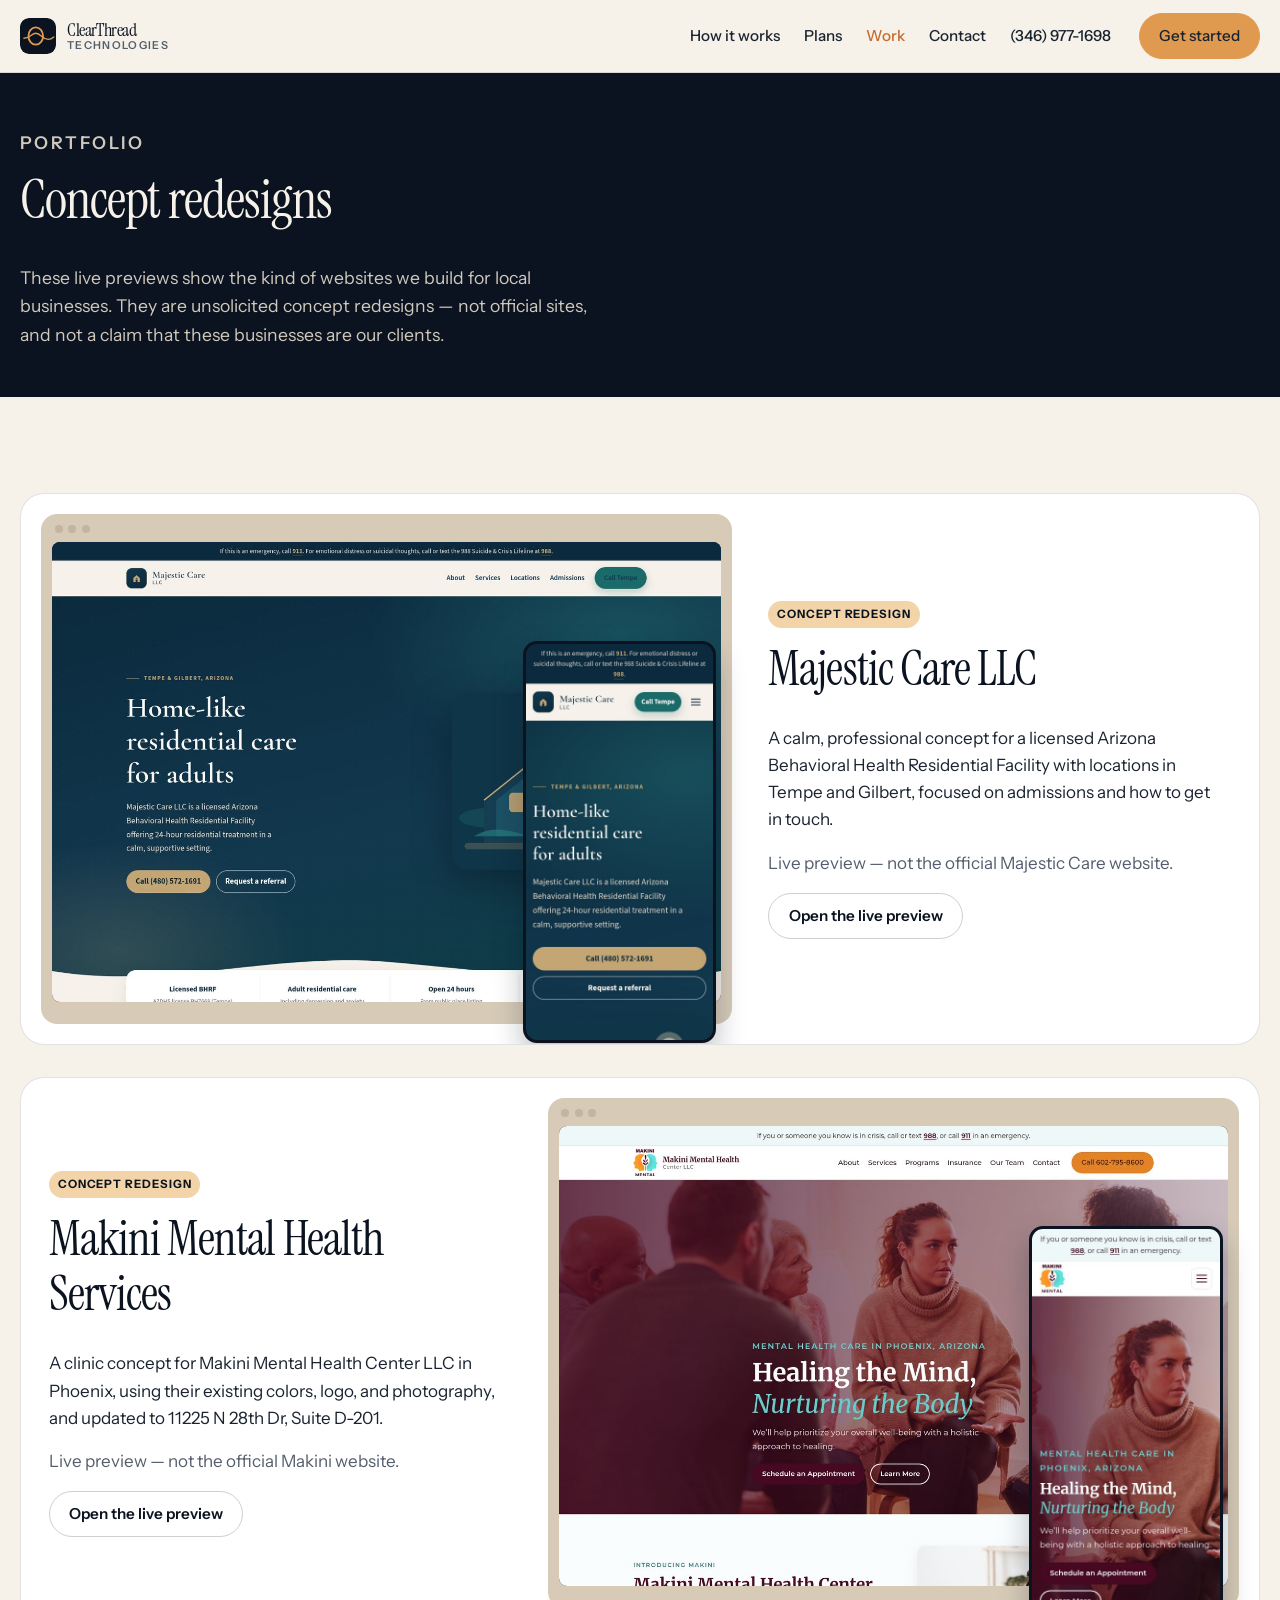
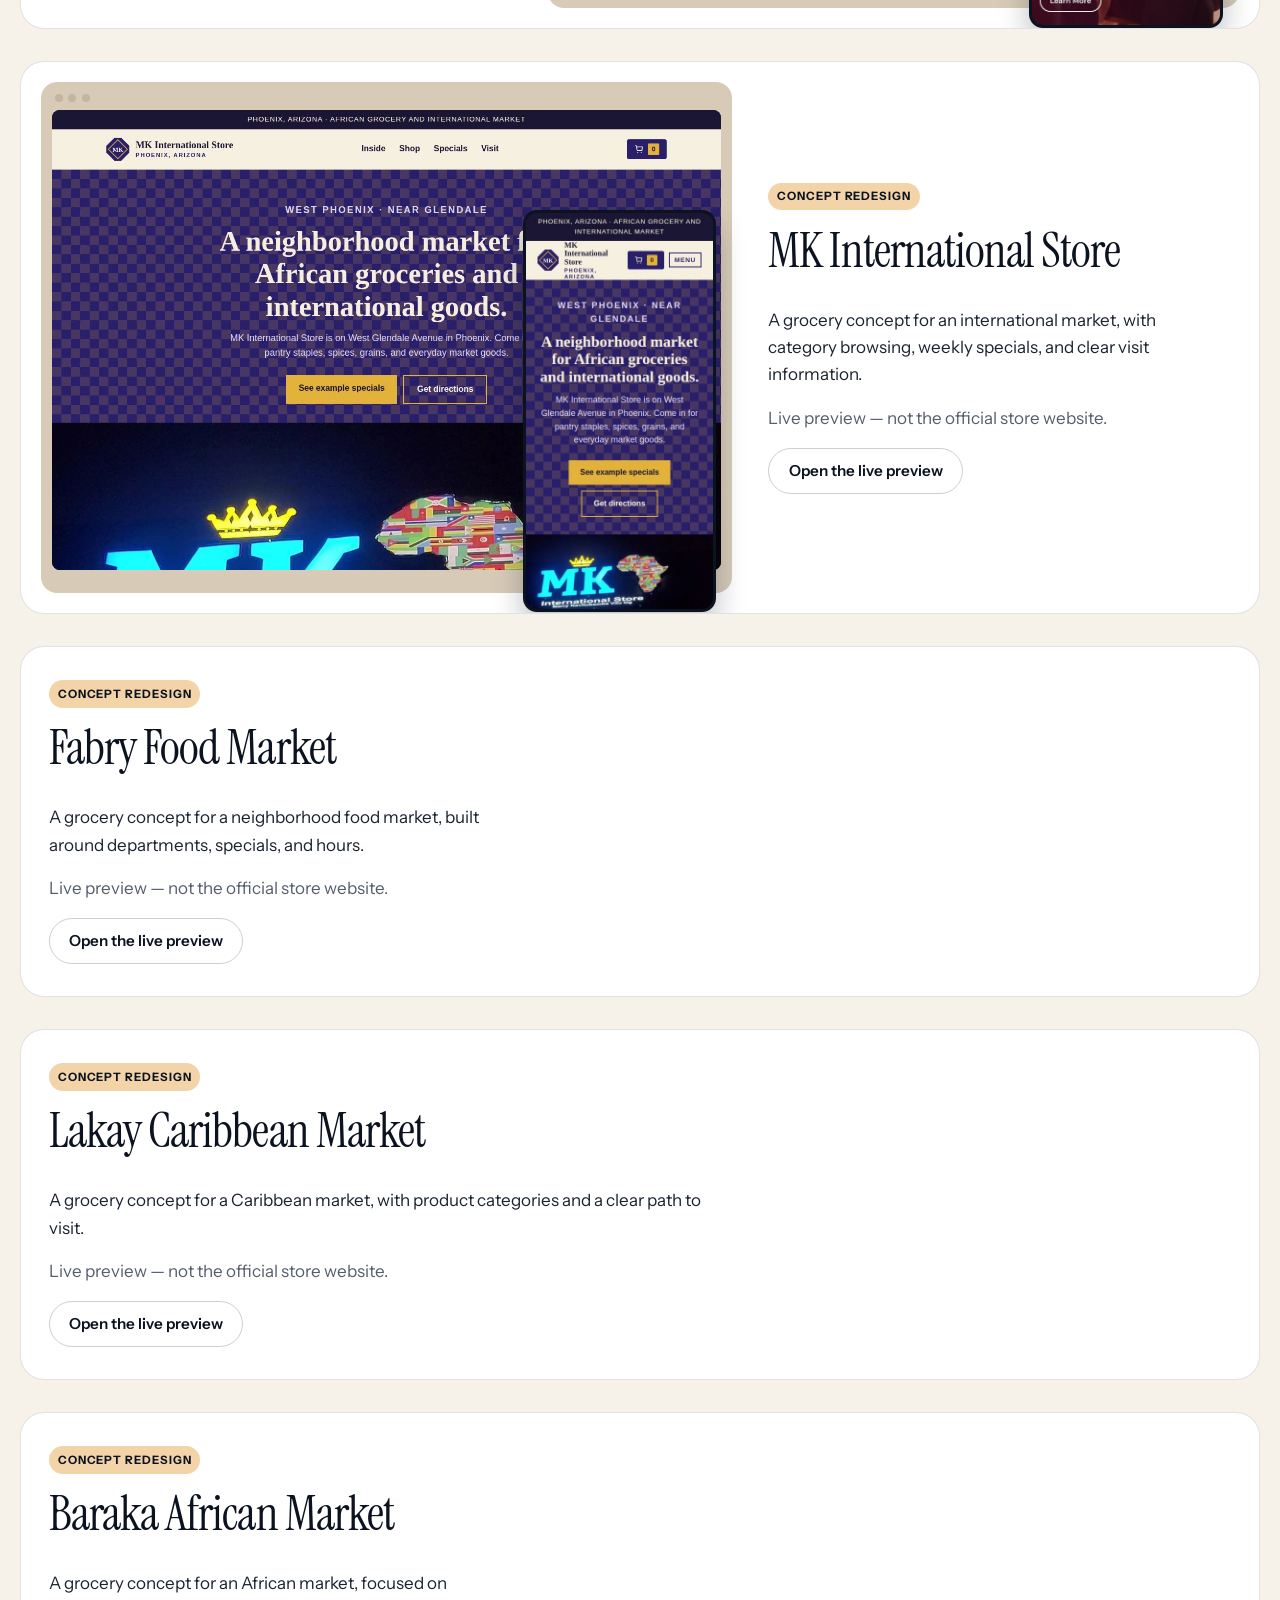
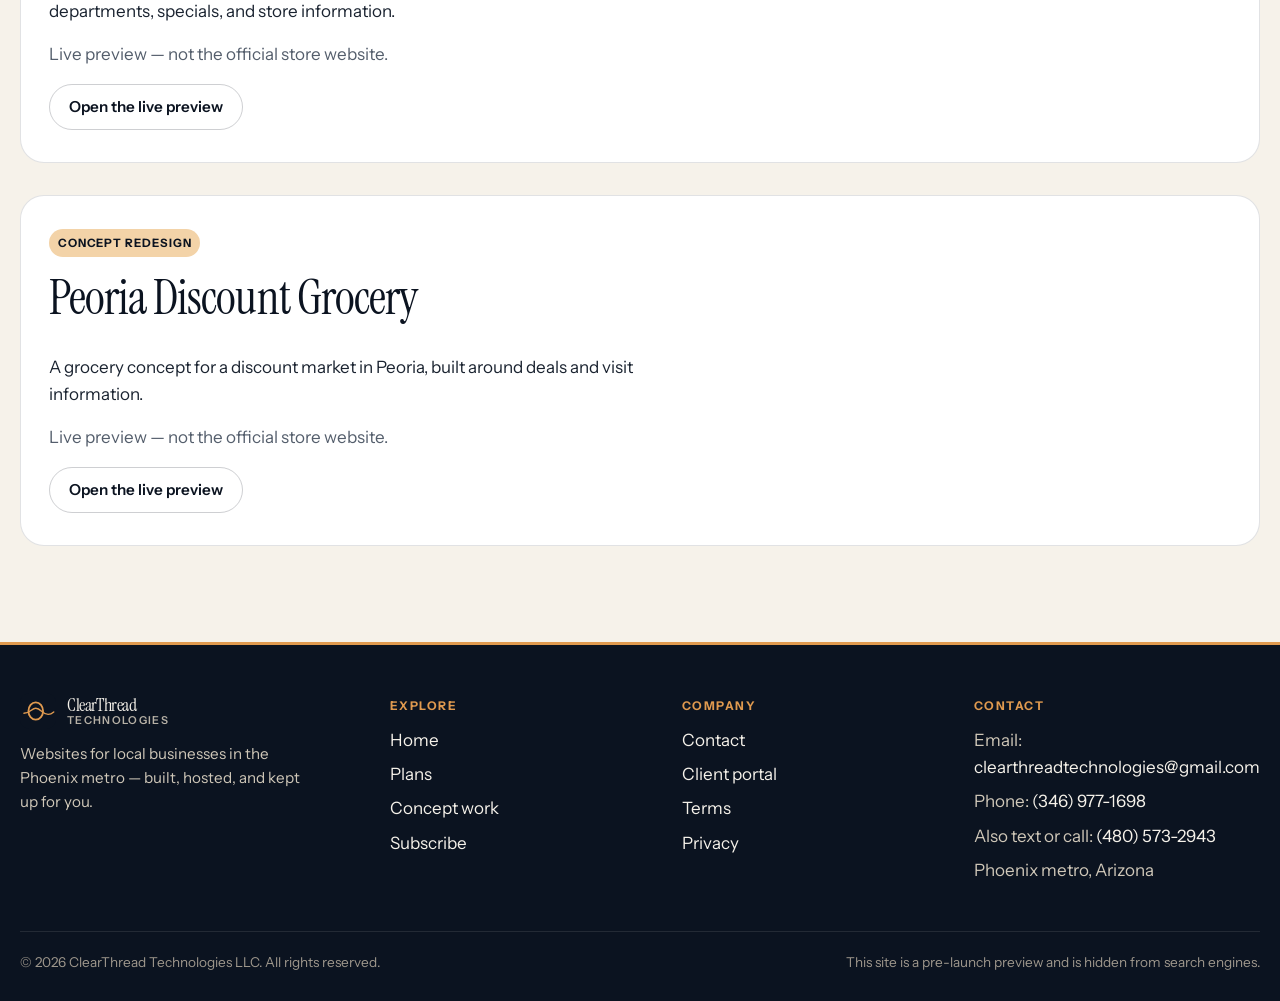
<file: portfolio.html>
<!DOCTYPE html>
<html lang="en">
<head>
<meta charset="UTF-8">
<meta name="viewport" content="width=device-width, initial-scale=1">
<meta name="referrer" content="strict-origin-when-cross-origin">
<!--
  CSP note: frame-ancestors cannot be set via a meta tag (browsers ignore it there).
  When this site moves to a custom domain, send Content-Security-Policy as an HTTP
  header and include frame-ancestors 'none'.
-->
<meta http-equiv="Content-Security-Policy" content="default-src 'self'; script-src 'self'; style-src 'self'; img-src 'self' data:; font-src 'self'; connect-src 'none'; form-action 'self' mailto:; object-src 'none'; base-uri 'self'; upgrade-insecure-requests">
<meta name="description" content="Concept redesigns by ClearThread Technologies for Phoenix-area businesses. These are unsolicited mockups, not client websites.">
<title>Concept work — ClearThread Technologies</title>
<link rel="canonical" href="https://chukwuemekakalu1905.github.io/clearthread-technologies-site/portfolio.html">
<meta property="og:type" content="website">
<meta property="og:title" content="Concept work — ClearThread Technologies">
<meta property="og:description" content="Live concept redesigns for Phoenix-area businesses. Unsolicited concepts — not official sites.">
<meta property="og:url" content="https://chukwuemekakalu1905.github.io/clearthread-technologies-site/portfolio.html">
<link rel="icon" href="assets/favicon.svg" type="image/svg+xml">
<link rel="stylesheet" href="css/styles.css" integrity="sha384-HgNHmehh7Kn3dHtT71NWEiT5hJgRvLLc+GMz8FNLKTPAbg0OEgYb0PmsHzw9TLdK" crossorigin="anonymous">
</head>
<body>
<a class="skip" href="#main">Skip to content</a>
<header>
  <div class="wrap nav">
    <a class="logo" href="index.html">
      <img src="assets/logo.svg" width="36" height="36" alt="">
      <span class="logo-text">
        <span class="logo-name">ClearThread</span>
        <span class="logo-sub">Technologies</span>
      </span>
    </a>
    <div class="header-actions">
      <a class="header-call header-call-bar" href="tel:+13469771698">(346) 977-1698</a>
      <button class="nav-toggle" type="button" aria-expanded="false" aria-controls="site-menu" aria-label="Open menu">
        <span></span>
      </button>
    </div>
    <nav class="menu" id="site-menu">
      <a href="index.html#how">How it works</a>
      <a href="index.html#plans">Plans</a>
      <a href="portfolio.html" aria-current="page">Work</a>
      <a href="contact.html">Contact</a>
      <a class="header-call" href="tel:+13469771698">(346) 977-1698</a>
      <a class="btn btn-primary" href="subscribe.html">Get started</a>
    </nav>
  </div>
</header>

<main id="main">
  <section class="page-hero">
    <div class="wrap">
      <p class="eyebrow">Portfolio</p>
      <h1>Concept redesigns</h1>
      <p>These live previews show the kind of websites we build for local businesses. They are unsolicited concept redesigns — not official sites, and not a claim that these businesses are our clients.</p>
    </div>
  </section>
  <section class="section">
    <div class="wrap portfolio-grid">
      
      <article class="project">
        <div class="frame">
          <div class="chrome" aria-hidden="true"><span></span><span></span><span></span></div>
          <div class="frame-screen">
            <img src="assets/portfolio/majestic-desktop.jpg" width="1280" height="920" alt="Desktop view of the concept redesign for Majestic Care LLC">
          </div>
          <div class="phone">
            <img src="assets/portfolio/majestic-mobile.jpg" width="780" height="1689" alt="Mobile view of the Majestic Care concept redesign">
          </div>
        </div>
        <div class="project-copy">
          <span class="badge">Concept redesign</span>
          <h2>Majestic Care LLC</h2>
          <p>A calm, professional concept for a licensed Arizona Behavioral Health Residential Facility with locations in Tempe and Gilbert, focused on admissions and how to get in touch.</p>
          <p class="muted">Live preview — not the official Majestic Care website.</p>
          <a class="btn btn-outline" href="https://chukwuemekakalu1905.github.io/majestic-care-mockup/" rel="noopener noreferrer" target="_blank" rel="noopener noreferrer">Open the live preview</a>
        </div>
      </article>
      <article class="project">
        <div class="frame">
          <div class="chrome" aria-hidden="true"><span></span><span></span><span></span></div>
          <div class="frame-screen">
            <img src="assets/portfolio/makini-desktop.jpg" width="1280" height="920" alt="Desktop view of the concept redesign for Makini Mental Health Services">
          </div>
          <div class="phone">
            <img src="assets/portfolio/makini-mobile.jpg" width="390" height="844" alt="Mobile view of the Makini Mental Health Services concept redesign">
          </div>
        </div>
        <div class="project-copy">
          <span class="badge">Concept redesign</span>
          <h2>Makini Mental Health Services</h2>
          <p>A clinic concept for Makini Mental Health Center LLC in Phoenix, using their existing colors, logo, and photography, and updated to 11225 N 28th Dr, Suite D-201.</p>
          <p class="muted">Live preview — not the official Makini website.</p>
          <a class="btn btn-outline" href="https://chukwuemekakalu1905.github.io/makini-mental-health-mockup/" rel="noopener noreferrer" target="_blank" rel="noopener noreferrer">Open the live preview</a>
        </div>
      </article>
      <article class="project">
        <div class="frame">
          <div class="chrome" aria-hidden="true"><span></span><span></span><span></span></div>
          <div class="frame-screen">
            <img src="assets/portfolio/mk-desktop.jpg" width="1280" height="920" alt="Desktop view of the concept redesign for MK International Store">
          </div>
          <div class="phone">
            <img src="assets/portfolio/mk-mobile.jpg" width="390" height="844" alt="Mobile view of the MK International Store concept redesign">
          </div>
        </div>
        <div class="project-copy">
          <span class="badge">Concept redesign</span>
          <h2>MK International Store</h2>
          <p>A grocery concept for an international market, with category browsing, weekly specials, and clear visit information.</p>
          <p class="muted">Live preview — not the official store website.</p>
          <a class="btn btn-outline" href="https://chukwuemekakalu1905.github.io/mk-international-store/" rel="noopener noreferrer" target="_blank" rel="noopener noreferrer">Open the live preview</a>
        </div>
      </article>
      <article class="project">
        <div class="project-copy">
          <span class="badge">Concept redesign</span>
          <h2>Fabry Food Market</h2>
          <p>A grocery concept for a neighborhood food market, built around departments, specials, and hours.</p>
          <p class="muted">Live preview — not the official store website.</p>
          <a class="btn btn-outline" href="https://chukwuemekakalu1905.github.io/fabry-food-market/" rel="noopener noreferrer" target="_blank" rel="noopener noreferrer">Open the live preview</a>
        </div>
      </article>
      <article class="project">
        <div class="project-copy">
          <span class="badge">Concept redesign</span>
          <h2>Lakay Caribbean Market</h2>
          <p>A grocery concept for a Caribbean market, with product categories and a clear path to visit.</p>
          <p class="muted">Live preview — not the official store website.</p>
          <a class="btn btn-outline" href="https://chukwuemekakalu1905.github.io/lakay-caribbean-market/" rel="noopener noreferrer" target="_blank" rel="noopener noreferrer">Open the live preview</a>
        </div>
      </article>
      <article class="project">
        <div class="project-copy">
          <span class="badge">Concept redesign</span>
          <h2>Baraka African Market</h2>
          <p>A grocery concept for an African market, focused on departments, specials, and store information.</p>
          <p class="muted">Live preview — not the official store website.</p>
          <a class="btn btn-outline" href="https://chukwuemekakalu1905.github.io/baraka-african-market/" rel="noopener noreferrer" target="_blank" rel="noopener noreferrer">Open the live preview</a>
        </div>
      </article>
      <article class="project">
        <div class="project-copy">
          <span class="badge">Concept redesign</span>
          <h2>Peoria Discount Grocery</h2>
          <p>A grocery concept for a discount market in Peoria, built around deals and visit information.</p>
          <p class="muted">Live preview — not the official store website.</p>
          <a class="btn btn-outline" href="https://chukwuemekakalu1905.github.io/peoria-discount-grocery/" rel="noopener noreferrer" target="_blank" rel="noopener noreferrer">Open the live preview</a>
        </div>
      </article>

    </div>
  </section>
</main>
<footer>
  <div class="wrap">
    <div class="footer-grid">
      <div>
        <a class="logo" href="index.html">
          <img src="assets/logo.svg" width="36" height="36" alt="">
          <span class="logo-text">
            <span class="logo-name">ClearThread</span>
            <span class="logo-sub">Technologies</span>
          </span>
        </a>
        <p class="footer-blurb">Websites for local businesses in the Phoenix metro — built, hosted, and kept up for you.</p>
      </div>
      <div>
        <h2>Explore</h2>
        <ul>
          <li><a href="index.html">Home</a></li>
          <li><a href="index.html#plans">Plans</a></li>
          <li><a href="portfolio.html">Concept work</a></li>
          <li><a href="subscribe.html">Subscribe</a></li>
        </ul>
      </div>
      <div>
        <h2>Company</h2>
        <ul>
          <li><a href="contact.html">Contact</a></li>
          <li><a href="client.html">Client portal</a></li>
          <li><a href="terms.html">Terms</a></li>
          <li><a href="privacy.html">Privacy</a></li>
        </ul>
      </div>
      <div>
        <h2>Contact</h2>
        <ul>
          <li>Email: <a href="mailto:clearthreadtechnologies@gmail.com">clearthreadtechnologies@gmail.com</a></li>
          <li>Phone: <a href="tel:+13469771698">(346) 977-1698</a></li>
          <li>Also text or call: <a href="tel:+14805732943">(480) 573-2943</a></li>
          <li>Phoenix metro, Arizona</li>
        </ul>
      </div>
    </div>
    <div class="footer-bottom">
      <span>&copy; 2026 ClearThread Technologies LLC. All rights reserved.</span>
      <span>This site is a pre-launch preview and is hidden from search engines.</span>
    </div>
  </div>
</footer>
<script src="js/main.js" integrity="sha384-YbtDyDm2L39sZ0KrC+PEB/Qw1IMBSGCDG+PkDgKf7nJ9GGmHDC/ZnPII2zpDSSsY" crossorigin="anonymous"></script>
</body>
</html>
</file>
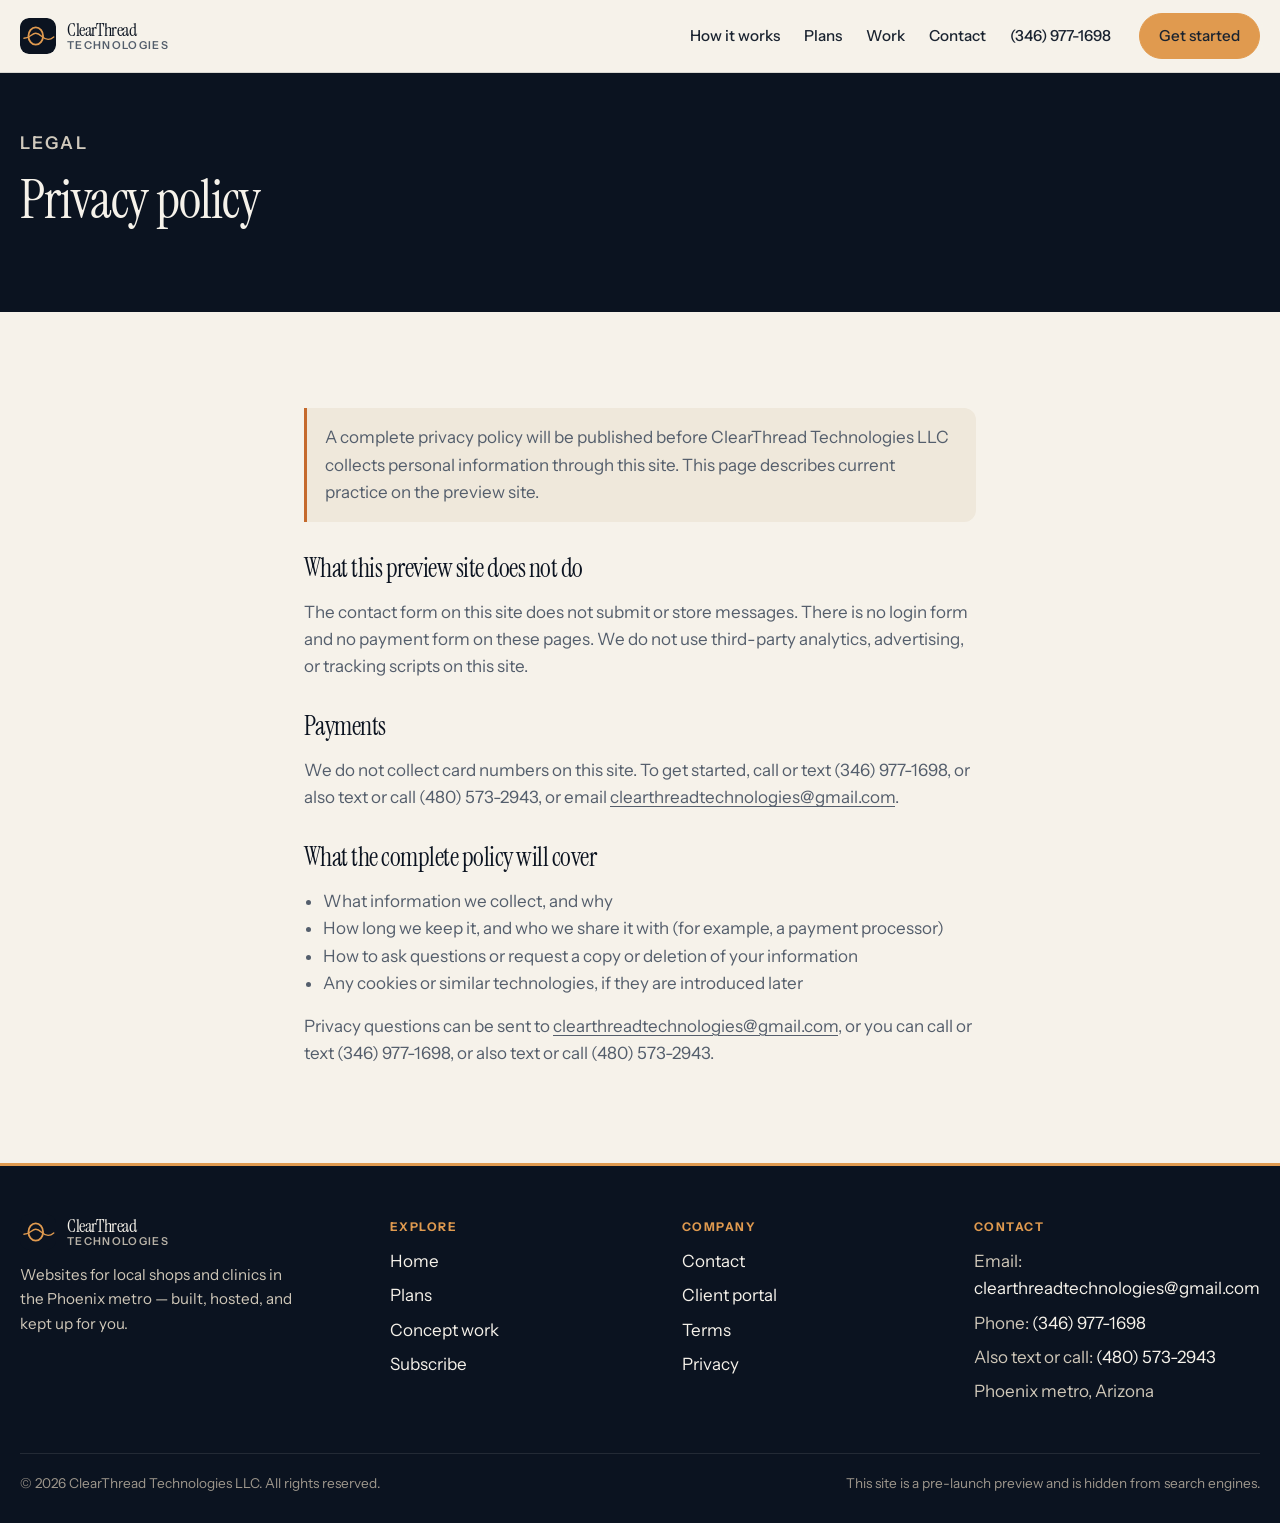
<file: privacy.html>
<!DOCTYPE html>
<html lang="en">
<head>
<meta charset="UTF-8">
<meta name="viewport" content="width=device-width, initial-scale=1">
<meta name="referrer" content="strict-origin-when-cross-origin">
<!--
  CSP note: frame-ancestors cannot be set via a meta tag (browsers ignore it there).
  When this site moves to a custom domain, send Content-Security-Policy as an HTTP
  header and include frame-ancestors 'none'.
-->
<meta http-equiv="Content-Security-Policy" content="default-src 'self'; script-src 'self'; style-src 'self'; img-src 'self' data:; font-src 'self'; connect-src 'none'; form-action 'self' mailto:; object-src 'none'; base-uri 'self'; upgrade-insecure-requests">
<meta name="description" content="How ClearThread Technologies handles information on this preview site. A complete policy will be published before personal information or payments are collected.">
<title>Privacy — ClearThread Technologies</title>
<link rel="icon" href="assets/favicon.svg" type="image/svg+xml">
<link rel="stylesheet" href="css/styles.css" integrity="sha384-HgNHmehh7Kn3dHtT71NWEiT5hJgRvLLc+GMz8FNLKTPAbg0OEgYb0PmsHzw9TLdK" crossorigin="anonymous">
</head>
<body>
<a class="skip" href="#main">Skip to content</a>
<header>
  <div class="wrap nav">
    <a class="logo" href="index.html">
      <img src="assets/logo.svg" width="36" height="36" alt="">
      <span class="logo-text">
        <span class="logo-name">ClearThread</span>
        <span class="logo-sub">Technologies</span>
      </span>
    </a>
    <div class="header-actions">
      <a class="header-call header-call-bar" href="tel:+13469771698">(346) 977-1698</a>
      <button class="nav-toggle" type="button" aria-expanded="false" aria-controls="site-menu" aria-label="Open menu">
        <span></span>
      </button>
    </div>
    <nav class="menu" id="site-menu">
      <a href="index.html#how">How it works</a>
      <a href="index.html#plans">Plans</a>
      <a href="portfolio.html">Work</a>
      <a href="contact.html">Contact</a>
      <a class="header-call" href="tel:+13469771698">(346) 977-1698</a>
      <a class="btn btn-primary" href="subscribe.html">Get started</a>
    </nav>
  </div>
</header>

<main id="main">
  <section class="page-hero">
    <div class="wrap">
      <p class="eyebrow">Legal</p>
      <h1>Privacy policy</h1>
    </div>
  </section>
  <section class="section">
    <div class="wrap prose">
      <div class="notice">
        <p>A complete privacy policy will be published before ClearThread Technologies LLC collects personal information through this site. This page describes current practice on the preview site.</p>
      </div>
      <h2>What this preview site does not do</h2>
      <p>The contact form on this site does not submit or store messages. There is no login form and no payment form on these pages. We do not use third-party analytics, advertising, or tracking scripts on this site.</p>
      <h2>Payments</h2>
      <p>We do not collect card numbers on this site. To get started, call or text (346) 977-1698, or also text or call (480) 573-2943, or email <a href="mailto:clearthreadtechnologies@gmail.com">clearthreadtechnologies@gmail.com</a>.</p>
      <h2>What the complete policy will cover</h2>
      <ul>
        <li>What information we collect, and why</li>
        <li>How long we keep it, and who we share it with (for example, a payment processor)</li>
        <li>How to ask questions or request a copy or deletion of your information</li>
        <li>Any cookies or similar technologies, if they are introduced later</li>
      </ul>
      <p>Privacy questions can be sent to <a href="mailto:clearthreadtechnologies@gmail.com">clearthreadtechnologies@gmail.com</a>, or you can call or text (346) 977-1698, or also text or call (480) 573-2943.</p>
    </div>
  </section>
</main>
<footer>
  <div class="wrap">
    <div class="footer-grid">
      <div>
        <a class="logo" href="index.html">
          <img src="assets/logo.svg" width="36" height="36" alt="">
          <span class="logo-text">
            <span class="logo-name">ClearThread</span>
            <span class="logo-sub">Technologies</span>
          </span>
        </a>
        <p class="footer-blurb">Websites for local shops and clinics in the Phoenix metro — built, hosted, and kept up for you.</p>
      </div>
      <div>
        <h2>Explore</h2>
        <ul>
          <li><a href="index.html">Home</a></li>
          <li><a href="index.html#plans">Plans</a></li>
          <li><a href="portfolio.html">Concept work</a></li>
          <li><a href="subscribe.html">Subscribe</a></li>
        </ul>
      </div>
      <div>
        <h2>Company</h2>
        <ul>
          <li><a href="contact.html">Contact</a></li>
          <li><a href="client.html">Client portal</a></li>
          <li><a href="terms.html">Terms</a></li>
          <li><a href="privacy.html">Privacy</a></li>
        </ul>
      </div>
      <div>
        <h2>Contact</h2>
        <ul>
          <li>Email: <a href="mailto:clearthreadtechnologies@gmail.com">clearthreadtechnologies@gmail.com</a></li>
          <li>Phone: <a href="tel:+13469771698">(346) 977-1698</a></li>
          <li>Also text or call: <a href="tel:+14805732943">(480) 573-2943</a></li>
          <li>Phoenix metro, Arizona</li>
        </ul>
      </div>
    </div>
    <div class="footer-bottom">
      <span>&copy; 2026 ClearThread Technologies LLC. All rights reserved.</span>
      <span>This site is a pre-launch preview and is hidden from search engines.</span>
    </div>
  </div>
</footer>
<script src="js/main.js" integrity="sha384-YbtDyDm2L39sZ0KrC+PEB/Qw1IMBSGCDG+PkDgKf7nJ9GGmHDC/ZnPII2zpDSSsY" crossorigin="anonymous"></script>
</body>
</html>
</file>
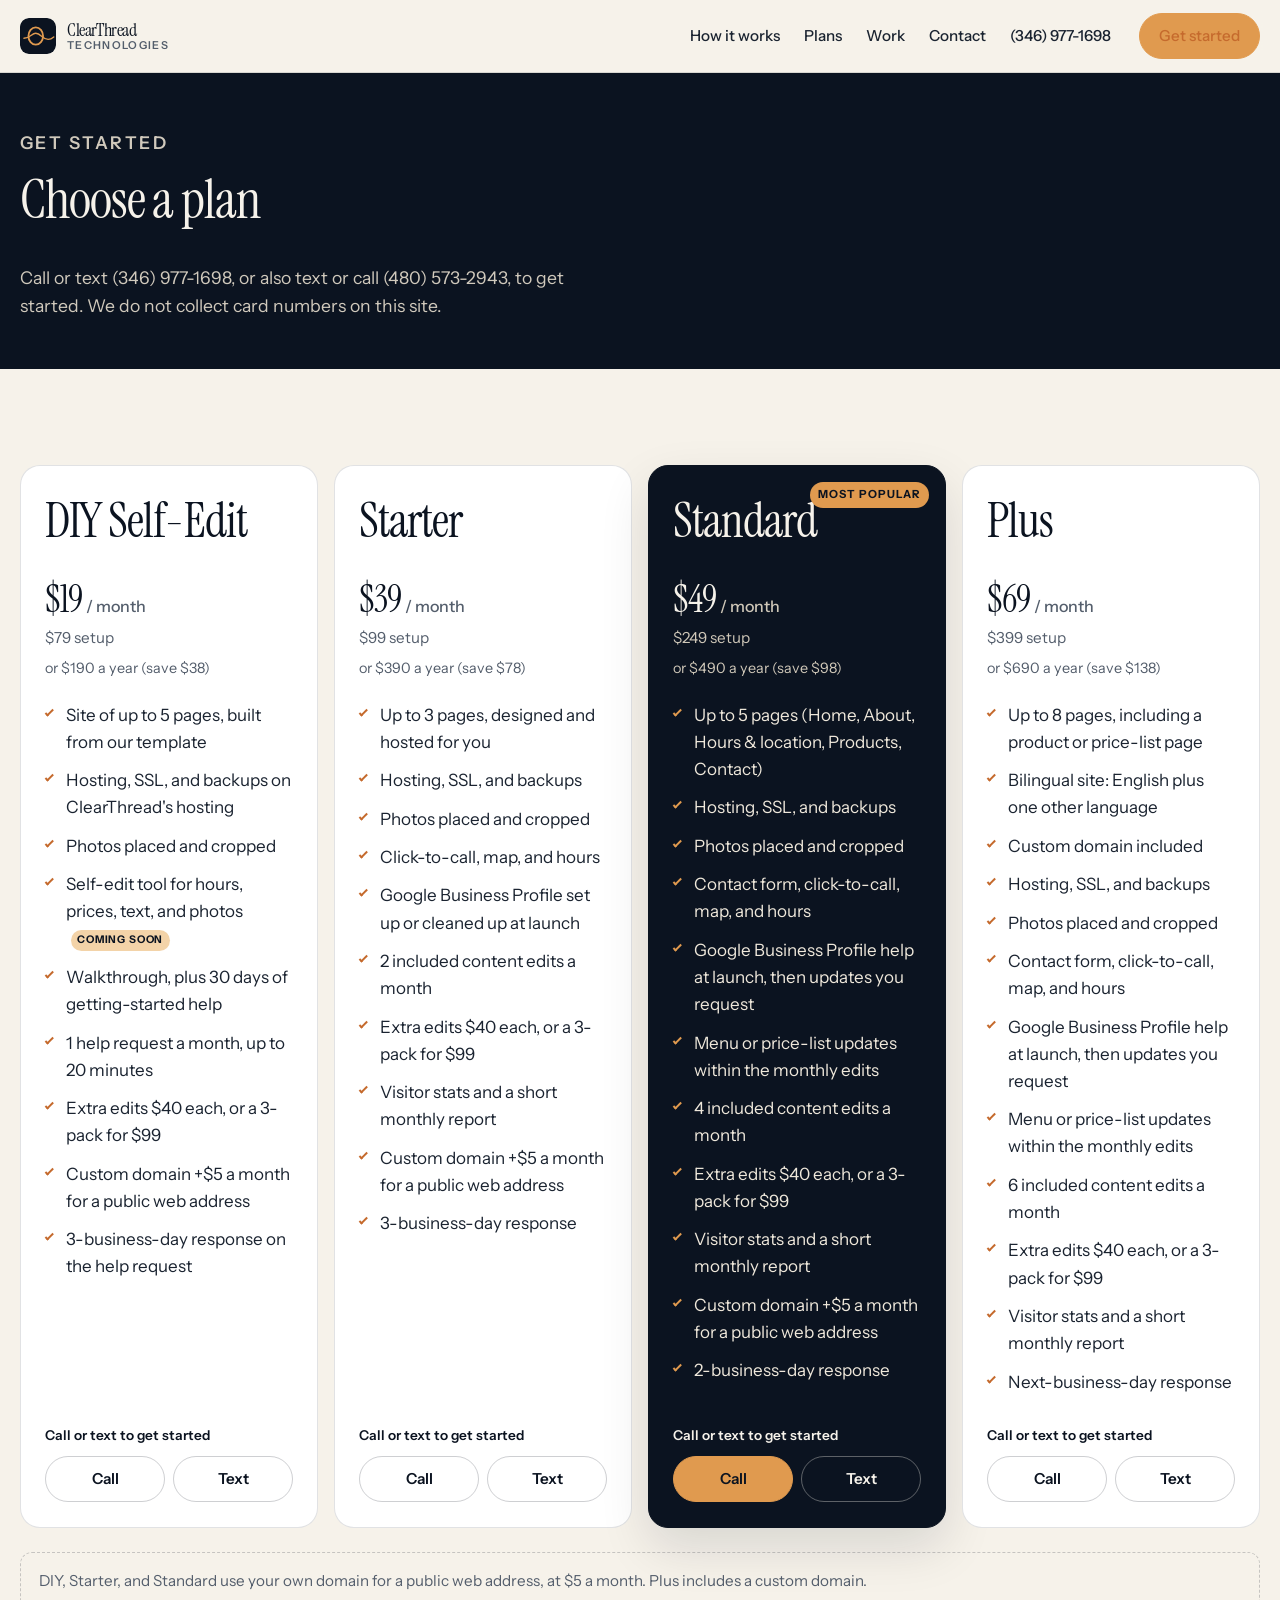
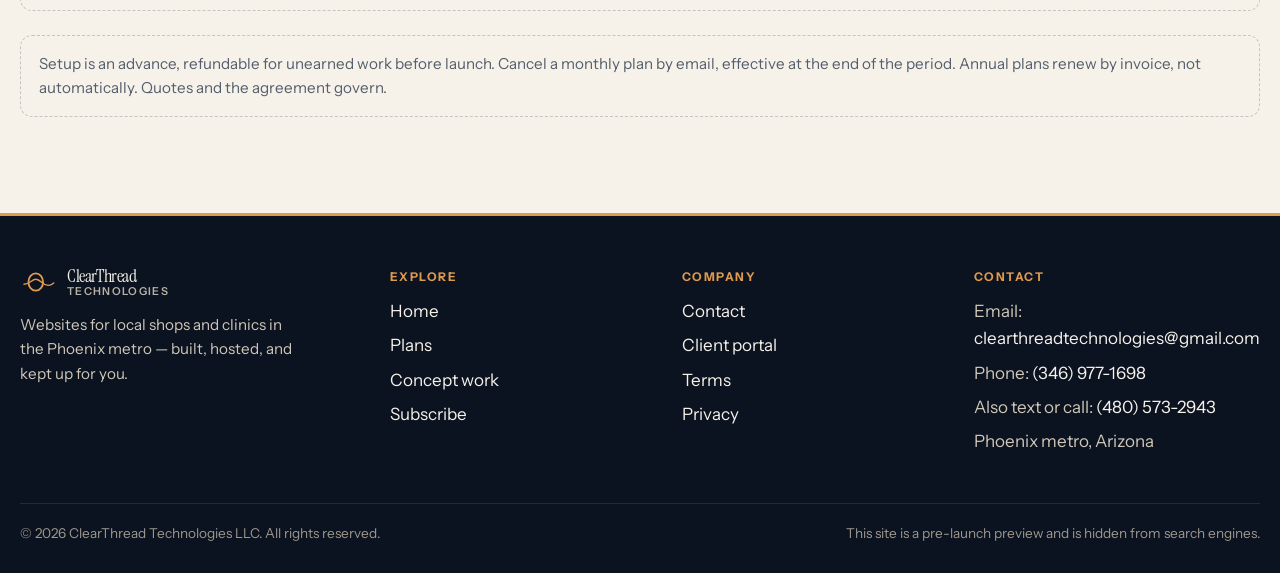
<file: subscribe.html>
<!DOCTYPE html>
<html lang="en">
<head>
<meta charset="UTF-8">
<meta name="viewport" content="width=device-width, initial-scale=1">
<meta name="referrer" content="strict-origin-when-cross-origin">
<!--
  CSP note: frame-ancestors cannot be set via a meta tag (browsers ignore it there).
  When this site moves to a custom domain, send Content-Security-Policy as an HTTP
  header and include frame-ancestors 'none'.
-->
<meta http-equiv="Content-Security-Policy" content="default-src 'self'; script-src 'self'; style-src 'self'; img-src 'self' data:; font-src 'self'; connect-src 'none'; form-action 'self' mailto:; object-src 'none'; base-uri 'self'; upgrade-insecure-requests">
<meta name="description" content="Choose a ClearThread Technologies website plan, then call or text (346) 977-1698, or also text or call (480) 573-2943, to get started.">
<title>Subscribe — ClearThread Technologies</title>
<link rel="icon" href="assets/favicon.svg" type="image/svg+xml">
<link rel="stylesheet" href="css/styles.css" integrity="sha384-HgNHmehh7Kn3dHtT71NWEiT5hJgRvLLc+GMz8FNLKTPAbg0OEgYb0PmsHzw9TLdK" crossorigin="anonymous">
</head>
<body>
<a class="skip" href="#main">Skip to content</a>
<header>
  <div class="wrap nav">
    <a class="logo" href="index.html">
      <img src="assets/logo.svg" width="36" height="36" alt="">
      <span class="logo-text">
        <span class="logo-name">ClearThread</span>
        <span class="logo-sub">Technologies</span>
      </span>
    </a>
    <div class="header-actions">
      <a class="header-call header-call-bar" href="tel:+13469771698">(346) 977-1698</a>
      <button class="nav-toggle" type="button" aria-expanded="false" aria-controls="site-menu" aria-label="Open menu">
        <span></span>
      </button>
    </div>
    <nav class="menu" id="site-menu">
      <a href="index.html#how">How it works</a>
      <a href="index.html#plans">Plans</a>
      <a href="portfolio.html">Work</a>
      <a href="contact.html">Contact</a>
      <a class="header-call" href="tel:+13469771698">(346) 977-1698</a>
      <a class="btn btn-primary" href="subscribe.html" aria-current="page">Get started</a>
    </nav>
  </div>
</header>

<main id="main">
  <section class="page-hero">
    <div class="wrap">
      <p class="eyebrow">Get started</p>
      <h1>Choose a plan</h1>
      <p>Call or text (346) 977-1698, or also text or call (480) 573-2943, to get started. We do not collect card numbers on this site.</p>
    </div>
  </section>
  <section class="section">
    <div class="wrap">
      <div class="plans">
        <article class="plan">
          <h2>DIY Self-Edit</h2>
          <p class="price">$19 <small>/ month</small></p>
          <p class="price-setup">$79 setup</p>
          <p class="price-annual">or $190 a year (save $38)</p>
          <ul>
            <li>Site of up to 5 pages, built from our template</li>
            <li>Hosting, SSL, and backups on ClearThread's hosting</li>
            <li>Photos placed and cropped</li>
            <li>Self-edit tool for hours, prices, text, and photos <span class="coming-soon">Coming soon</span></li>
            <li>Walkthrough, plus 30 days of getting-started help</li>
            <li>1 help request a month, up to 20 minutes</li>
            <li>Extra edits $40 each, or a 3-pack for $99</li>
            <li>Custom domain +$5 a month for a public web address</li>
            <li>3-business-day response on the help request</li>
          </ul>
          <div class="plan-cta" role="group" aria-label="Call or text to get started">
            <p class="plan-cta-lead">Call or text to get started</p>
            <div class="plan-cta-buttons">
              <a class="btn btn-outline" href="tel:+13469771698">Call</a>
              <a class="btn btn-outline" href="sms:+13469771698">Text</a>
            </div>
          </div>
        </article>
        <article class="plan">
          <h2>Starter</h2>
          <p class="price">$39 <small>/ month</small></p>
          <p class="price-setup">$99 setup</p>
          <p class="price-annual">or $390 a year (save $78)</p>
          <ul>
            <li>Up to 3 pages, designed and hosted for you</li>
            <li>Hosting, SSL, and backups</li>
            <li>Photos placed and cropped</li>
            <li>Click-to-call, map, and hours</li>
            <li>Google Business Profile set up or cleaned up at launch</li>
            <li>2 included content edits a month</li>
            <li>Extra edits $40 each, or a 3-pack for $99</li>
            <li>Visitor stats and a short monthly report</li>
            <li>Custom domain +$5 a month for a public web address</li>
            <li>3-business-day response</li>
          </ul>
          <div class="plan-cta" role="group" aria-label="Call or text to get started">
            <p class="plan-cta-lead">Call or text to get started</p>
            <div class="plan-cta-buttons">
              <a class="btn btn-outline" href="tel:+13469771698">Call</a>
              <a class="btn btn-outline" href="sms:+13469771698">Text</a>
            </div>
          </div>
        </article>
        <article class="plan plan-featured">
          <span class="plan-tag">Most popular</span>
          <h2>Standard</h2>
          <p class="price">$49 <small>/ month</small></p>
          <p class="price-setup">$249 setup</p>
          <p class="price-annual">or $490 a year (save $98)</p>
          <ul>
            <li>Up to 5 pages (Home, About, Hours &amp; location, Products, Contact)</li>
            <li>Hosting, SSL, and backups</li>
            <li>Photos placed and cropped</li>
            <li>Contact form, click-to-call, map, and hours</li>
            <li>Google Business Profile help at launch, then updates you request</li>
            <li>Menu or price-list updates within the monthly edits</li>
            <li>4 included content edits a month</li>
            <li>Extra edits $40 each, or a 3-pack for $99</li>
            <li>Visitor stats and a short monthly report</li>
            <li>Custom domain +$5 a month for a public web address</li>
            <li>2-business-day response</li>
          </ul>
          <div class="plan-cta" role="group" aria-label="Call or text to get started">
            <p class="plan-cta-lead">Call or text to get started</p>
            <div class="plan-cta-buttons">
              <a class="btn btn-primary" href="tel:+13469771698">Call</a>
              <a class="btn btn-outline" href="sms:+13469771698">Text</a>
            </div>
          </div>
        </article>
        <article class="plan">
          <h2>Plus</h2>
          <p class="price">$69 <small>/ month</small></p>
          <p class="price-setup">$399 setup</p>
          <p class="price-annual">or $690 a year (save $138)</p>
          <ul>
            <li>Up to 8 pages, including a product or price-list page</li>
            <li>Bilingual site: English plus one other language</li>
            <li>Custom domain included</li>
            <li>Hosting, SSL, and backups</li>
            <li>Photos placed and cropped</li>
            <li>Contact form, click-to-call, map, and hours</li>
            <li>Google Business Profile help at launch, then updates you request</li>
            <li>Menu or price-list updates within the monthly edits</li>
            <li>6 included content edits a month</li>
            <li>Extra edits $40 each, or a 3-pack for $99</li>
            <li>Visitor stats and a short monthly report</li>
            <li>Next-business-day response</li>
          </ul>
          <div class="plan-cta" role="group" aria-label="Call or text to get started">
            <p class="plan-cta-lead">Call or text to get started</p>
            <div class="plan-cta-buttons">
              <a class="btn btn-outline" href="tel:+13469771698">Call</a>
              <a class="btn btn-outline" href="sms:+13469771698">Text</a>
            </div>
          </div>
        </article>
      </div>

      <p class="addon">DIY, Starter, and Standard use your own domain for a public web address, at $5 a month. Plus includes a custom domain.</p>
      <p class="addon terms-note">Setup is an advance, refundable for unearned work before launch. Cancel a monthly plan by email, effective at the end of the period. Annual plans renew by invoice, not automatically. Quotes and the agreement govern.</p>
    </div>
  </section>
</main>
<footer>
  <div class="wrap">
    <div class="footer-grid">
      <div>
        <a class="logo" href="index.html">
          <img src="assets/logo.svg" width="36" height="36" alt="">
          <span class="logo-text">
            <span class="logo-name">ClearThread</span>
            <span class="logo-sub">Technologies</span>
          </span>
        </a>
        <p class="footer-blurb">Websites for local shops and clinics in the Phoenix metro — built, hosted, and kept up for you.</p>
      </div>
      <div>
        <h2>Explore</h2>
        <ul>
          <li><a href="index.html">Home</a></li>
          <li><a href="index.html#plans">Plans</a></li>
          <li><a href="portfolio.html">Concept work</a></li>
          <li><a href="subscribe.html">Subscribe</a></li>
        </ul>
      </div>
      <div>
        <h2>Company</h2>
        <ul>
          <li><a href="contact.html">Contact</a></li>
          <li><a href="client.html">Client portal</a></li>
          <li><a href="terms.html">Terms</a></li>
          <li><a href="privacy.html">Privacy</a></li>
        </ul>
      </div>
      <div>
        <h2>Contact</h2>
        <ul>
          <li>Email: <a href="mailto:clearthreadtechnologies@gmail.com">clearthreadtechnologies@gmail.com</a></li>
          <li>Phone: <a href="tel:+13469771698">(346) 977-1698</a></li>
          <li>Also text or call: <a href="tel:+14805732943">(480) 573-2943</a></li>
          <li>Phoenix metro, Arizona</li>
        </ul>
      </div>
    </div>
    <div class="footer-bottom">
      <span>&copy; 2026 ClearThread Technologies LLC. All rights reserved.</span>
      <span>This site is a pre-launch preview and is hidden from search engines.</span>
    </div>
  </div>
</footer>
<script src="js/main.js" integrity="sha384-YbtDyDm2L39sZ0KrC+PEB/Qw1IMBSGCDG+PkDgKf7nJ9GGmHDC/ZnPII2zpDSSsY" crossorigin="anonymous"></script>
</body>
</html>
</file>
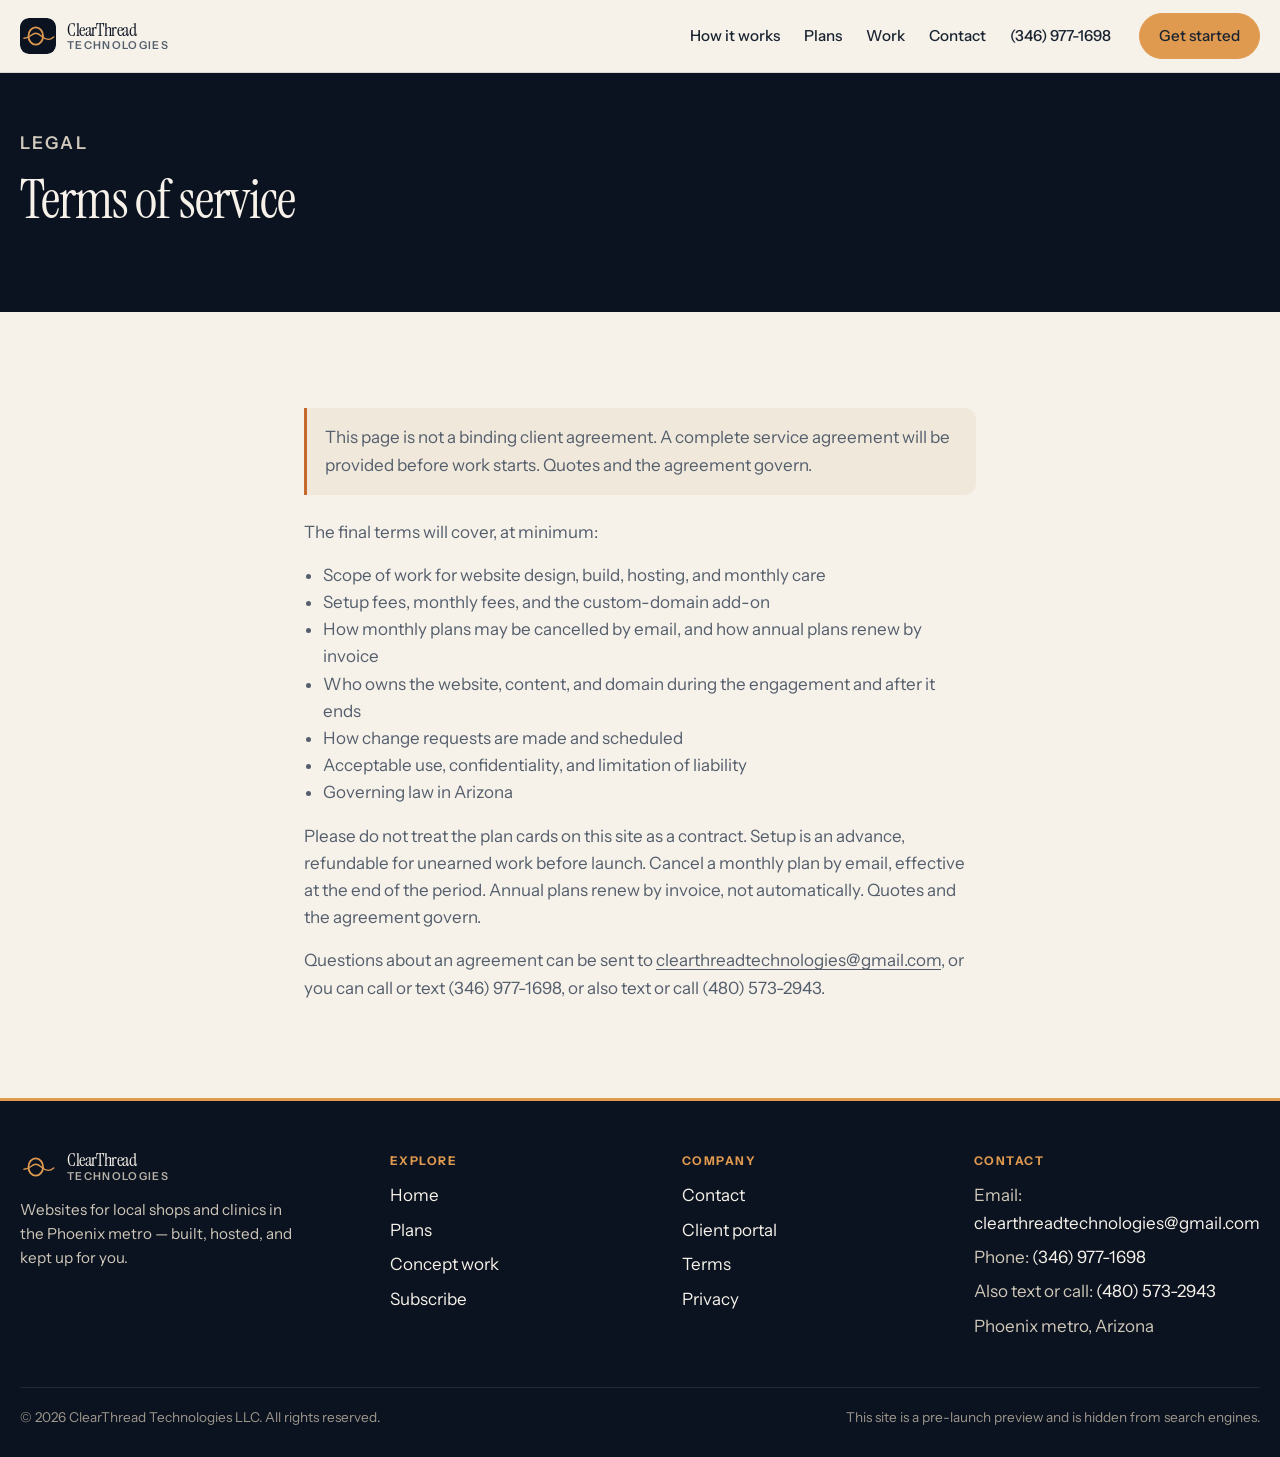
<file: terms.html>
<!DOCTYPE html>
<html lang="en">
<head>
<meta charset="UTF-8">
<meta name="viewport" content="width=device-width, initial-scale=1">
<meta name="referrer" content="strict-origin-when-cross-origin">
<!--
  CSP note: frame-ancestors cannot be set via a meta tag (browsers ignore it there).
  When this site moves to a custom domain, send Content-Security-Policy as an HTTP
  header and include frame-ancestors 'none'.
-->
<meta http-equiv="Content-Security-Policy" content="default-src 'self'; script-src 'self'; style-src 'self'; img-src 'self' data:; font-src 'self'; connect-src 'none'; form-action 'self' mailto:; object-src 'none'; base-uri 'self'; upgrade-insecure-requests">
<meta name="description" content="Preview-site terms for ClearThread Technologies. A complete service agreement will be provided before work starts.">
<title>Terms — ClearThread Technologies</title>
<link rel="icon" href="assets/favicon.svg" type="image/svg+xml">
<link rel="stylesheet" href="css/styles.css" integrity="sha384-HgNHmehh7Kn3dHtT71NWEiT5hJgRvLLc+GMz8FNLKTPAbg0OEgYb0PmsHzw9TLdK" crossorigin="anonymous">
</head>
<body>
<a class="skip" href="#main">Skip to content</a>
<header>
  <div class="wrap nav">
    <a class="logo" href="index.html">
      <img src="assets/logo.svg" width="36" height="36" alt="">
      <span class="logo-text">
        <span class="logo-name">ClearThread</span>
        <span class="logo-sub">Technologies</span>
      </span>
    </a>
    <div class="header-actions">
      <a class="header-call header-call-bar" href="tel:+13469771698">(346) 977-1698</a>
      <button class="nav-toggle" type="button" aria-expanded="false" aria-controls="site-menu" aria-label="Open menu">
        <span></span>
      </button>
    </div>
    <nav class="menu" id="site-menu">
      <a href="index.html#how">How it works</a>
      <a href="index.html#plans">Plans</a>
      <a href="portfolio.html">Work</a>
      <a href="contact.html">Contact</a>
      <a class="header-call" href="tel:+13469771698">(346) 977-1698</a>
      <a class="btn btn-primary" href="subscribe.html">Get started</a>
    </nav>
  </div>
</header>

<main id="main">
  <section class="page-hero">
    <div class="wrap">
      <p class="eyebrow">Legal</p>
      <h1>Terms of service</h1>
    </div>
  </section>
  <section class="section">
    <div class="wrap prose">
      <div class="notice">
        <p>This page is not a binding client agreement. A complete service agreement will be provided before work starts. Quotes and the agreement govern.</p>
      </div>
      <p>The final terms will cover, at minimum:</p>
      <ul>
        <li>Scope of work for website design, build, hosting, and monthly care</li>
        <li>Setup fees, monthly fees, and the custom-domain add-on</li>
        <li>How monthly plans may be cancelled by email, and how annual plans renew by invoice</li>
        <li>Who owns the website, content, and domain during the engagement and after it ends</li>
        <li>How change requests are made and scheduled</li>
        <li>Acceptable use, confidentiality, and limitation of liability</li>
        <li>Governing law in Arizona</li>
      </ul>
      <p>Please do not treat the plan cards on this site as a contract. Setup is an advance, refundable for unearned work before launch. Cancel a monthly plan by email, effective at the end of the period. Annual plans renew by invoice, not automatically. Quotes and the agreement govern.</p>
      <p>Questions about an agreement can be sent to <a href="mailto:clearthreadtechnologies@gmail.com">clearthreadtechnologies@gmail.com</a>, or you can call or text (346) 977-1698, or also text or call (480) 573-2943.</p>
    </div>
  </section>
</main>
<footer>
  <div class="wrap">
    <div class="footer-grid">
      <div>
        <a class="logo" href="index.html">
          <img src="assets/logo.svg" width="36" height="36" alt="">
          <span class="logo-text">
            <span class="logo-name">ClearThread</span>
            <span class="logo-sub">Technologies</span>
          </span>
        </a>
        <p class="footer-blurb">Websites for local shops and clinics in the Phoenix metro — built, hosted, and kept up for you.</p>
      </div>
      <div>
        <h2>Explore</h2>
        <ul>
          <li><a href="index.html">Home</a></li>
          <li><a href="index.html#plans">Plans</a></li>
          <li><a href="portfolio.html">Concept work</a></li>
          <li><a href="subscribe.html">Subscribe</a></li>
        </ul>
      </div>
      <div>
        <h2>Company</h2>
        <ul>
          <li><a href="contact.html">Contact</a></li>
          <li><a href="client.html">Client portal</a></li>
          <li><a href="terms.html">Terms</a></li>
          <li><a href="privacy.html">Privacy</a></li>
        </ul>
      </div>
      <div>
        <h2>Contact</h2>
        <ul>
          <li>Email: <a href="mailto:clearthreadtechnologies@gmail.com">clearthreadtechnologies@gmail.com</a></li>
          <li>Phone: <a href="tel:+13469771698">(346) 977-1698</a></li>
          <li>Also text or call: <a href="tel:+14805732943">(480) 573-2943</a></li>
          <li>Phoenix metro, Arizona</li>
        </ul>
      </div>
    </div>
    <div class="footer-bottom">
      <span>&copy; 2026 ClearThread Technologies LLC. All rights reserved.</span>
      <span>This site is a pre-launch preview and is hidden from search engines.</span>
    </div>
  </div>
</footer>
<script src="js/main.js" integrity="sha384-YbtDyDm2L39sZ0KrC+PEB/Qw1IMBSGCDG+PkDgKf7nJ9GGmHDC/ZnPII2zpDSSsY" crossorigin="anonymous"></script>
</body>
</html>
</file>
<file: css/styles.css>
@font-face {
  font-family: "Instrument Sans";
  src: url("../fonts/instrument-sans.woff2") format("woff2");
  font-weight: 400 700;
  font-style: normal;
  font-display: swap;
}

@font-face {
  font-family: "Instrument Serif";
  src: url("../fonts/instrument-serif.woff2") format("woff2");
  font-weight: 400;
  font-style: normal;
  font-display: swap;
}

@font-face {
  font-family: "Instrument Serif";
  src: url("../fonts/instrument-serif-italic.woff2") format("woff2");
  font-weight: 400;
  font-style: italic;
  font-display: swap;
}

:root {
  --ink: #0b1320;
  --ink-2: #152033;
  --navy: #101b2d;
  --paper: #f6f2ea;
  --paper-2: #efe8db;
  --sand: #e4d8c4;
  --line: rgba(11, 19, 32, 0.12);
  --line-strong: rgba(11, 19, 32, 0.2);
  --copper: #c56a2d;
  --copper-2: #e09a4f;
  --copper-soft: #f3d3a8;
  --text: #1a2330;
  --muted: #545e6c;
  --white: #ffffff;
  --banner: #1a120b;
  --radius: 16px;
  --wrap: 1240px;
  --header: 4.5rem;
  --sans: "Instrument Sans", system-ui, sans-serif;
  --serif: "Instrument Serif", Georgia, serif;
  --shadow: 0 20px 50px rgba(11, 19, 32, 0.12);
}

*,
*::before,
*::after {
  box-sizing: border-box;
}

html {
  scroll-behavior: smooth;
}

html:focus-within {
  scroll-behavior: smooth;
}

body {
  margin: 0;
  font-family: var(--sans);
  font-size: 1.0625rem;
  line-height: 1.6;
  color: var(--text);
  background: var(--paper);
  -webkit-font-smoothing: antialiased;
  text-rendering: optimizeLegibility;
}

img {
  max-width: 100%;
  height: auto;
  display: block;
}

a {
  color: inherit;
  text-decoration-thickness: 1px;
  text-underline-offset: 0.18em;
}

a:hover {
  color: var(--copper);
}

h1,
h2,
h3,
h4 {
  font-family: var(--serif);
  font-weight: 400;
  line-height: 1.15;
  letter-spacing: -0.02em;
  color: var(--ink);
  margin: 0 0 0.6em;
}

h1 {
  font-size: clamp(2.4rem, 6vw, 4.4rem);
}

h2 {
  font-size: clamp(1.9rem, 4vw, 3rem);
}

h3 {
  font-size: clamp(1.25rem, 2vw, 1.6rem);
}

p {
  margin: 0 0 1rem;
}

p:last-child {
  margin-bottom: 0;
}

ul,
ol {
  margin: 0;
  padding: 0;
}

button,
input,
textarea,
select {
  font: inherit;
}

:focus {
  outline: none;
}

:focus-visible {
  outline: 2px solid var(--copper-2);
  outline-offset: 3px;
}

.skip {
  position: absolute;
  left: 1rem;
  top: -4rem;
  z-index: 100;
  background: var(--ink);
  color: var(--paper);
  padding: 0.6rem 0.9rem;
  border-radius: 8px;
}

.skip:focus {
  top: 1rem;
}

.wrap {
  width: min(calc(100% - 2rem), var(--wrap));
  margin-inline: auto;
}

.eyebrow {
  display: inline-block;
  margin: 0 0 0.75rem;
  font-family: var(--sans);
  font-size: 0.75rem;
  font-weight: 600;
  letter-spacing: 0.14em;
  text-transform: uppercase;
  color: var(--copper);
}

/* Banner + header */

.preview-banner {
  background: var(--banner);
  color: #f3e6d2;
  font-size: 0.875rem;
  text-align: center;
  padding: 0.55rem 1rem;
}

header {
  position: sticky;
  top: 0;
  z-index: 40;
  background: rgba(246, 242, 234, 0.92);
  border-bottom: 1px solid var(--line);
  backdrop-filter: blur(14px);
}

.nav {
  display: flex;
  align-items: center;
  justify-content: space-between;
  min-height: var(--header);
  gap: 1rem;
}

.logo {
  display: flex;
  align-items: center;
  gap: 0.7rem;
  text-decoration: none;
  color: var(--ink);
}

.logo:hover {
  color: var(--ink);
}

.logo img {
  width: 2.25rem;
  height: 2.25rem;
  border-radius: 8px;
}

.logo-text {
  display: flex;
  flex-direction: column;
  line-height: 1.05;
}

.logo-name {
  font-family: var(--serif);
  font-size: 1.15rem;
  letter-spacing: -0.03em;
  white-space: nowrap;
}

.logo-sub {
  font-size: 0.68rem;
  font-weight: 600;
  letter-spacing: 0.12em;
  text-transform: uppercase;
  color: var(--muted);
}

.header-actions {
  display: flex;
  align-items: center;
  gap: 0.7rem;
}

.header-call {
  text-decoration: none;
  font-weight: 600;
  font-size: 0.95rem;
  color: var(--ink);
  white-space: nowrap;
}

.header-call:hover {
  color: var(--copper);
}

.header-call-bar {
  display: none;
}

.nav-toggle {
  display: none;
  width: 2.6rem;
  height: 2.6rem;
  border: 1px solid var(--line-strong);
  border-radius: 8px;
  background: transparent;
  cursor: pointer;
  position: relative;
}

.nav-toggle span,
.nav-toggle span::before,
.nav-toggle span::after {
  display: block;
  width: 1.05rem;
  height: 1.5px;
  background: var(--ink);
  position: absolute;
  left: 50%;
  top: 50%;
  transform: translate(-50%, -50%);
}

.nav-toggle span::before,
.nav-toggle span::after {
  content: "";
}

.nav-toggle span::before {
  transform: translate(-50%, calc(-50% - 5px));
}

.nav-toggle span::after {
  transform: translate(-50%, calc(-50% + 5px));
}

.menu {
  display: flex;
  align-items: center;
  gap: 1.5rem;
}

.menu a {
  text-decoration: none;
  font-size: 0.95rem;
  font-weight: 500;
  color: var(--text);
}

.menu a:hover,
.menu a[aria-current="page"] {
  color: var(--copper);
}

.menu .btn {
  margin-left: 0.25rem;
}

/* Buttons */

.btn {
  display: inline-flex;
  align-items: center;
  justify-content: center;
  gap: 0.4rem;
  padding: 0.8rem 1.2rem;
  border-radius: 999px;
  font-weight: 600;
  font-size: 0.95rem;
  text-decoration: none;
  border: 1px solid transparent;
  cursor: pointer;
  line-height: 1.2;
  transition: background 0.15s ease, color 0.15s ease, border-color 0.15s ease, transform 0.15s ease;
}

.btn:hover {
  color: var(--ink);
}

.btn-primary {
  background: var(--copper-2);
  color: var(--ink);
  border-color: var(--copper-2);
}

.btn-primary:hover {
  background: #ebb56c;
  color: var(--ink);
}

.btn-ghost {
  background: transparent;
  color: var(--paper);
  border-color: rgba(246, 242, 234, 0.35);
}

.btn-ghost:hover {
  background: rgba(246, 242, 234, 0.08);
  color: var(--paper);
}

.btn-outline {
  background: transparent;
  color: var(--ink);
  border-color: var(--line-strong);
}

.btn-outline:hover {
  border-color: var(--ink);
  color: var(--ink);
}

.btn.is-disabled,
.btn[aria-disabled="true"] {
  cursor: not-allowed;
  opacity: 0.7;
}

.actions {
  display: flex;
  flex-wrap: wrap;
  gap: 0.75rem;
  align-items: center;
}

/* Hero */

.hero {
  position: relative;
  background: var(--ink);
  color: var(--paper);
  overflow: hidden;
  padding: clamp(3.5rem, 8vw, 7rem) 0 clamp(4rem, 9vw, 8rem);
}

.hero::before {
  content: "";
  position: absolute;
  right: -8rem;
  top: 50%;
  width: min(42rem, 90vw);
  height: min(42rem, 90vw);
  transform: translateY(-50%);
  background: url("../assets/hero-rings.svg") center / contain no-repeat;
  pointer-events: none;
  opacity: 0.85;
}

.hero-inner {
  position: relative;
  z-index: 1;
  max-width: 40rem;
}

.hero h1 {
  color: var(--paper);
  margin-bottom: 1rem;
}

.hero h1 em {
  font-style: italic;
  color: var(--copper-2);
}

.hero .lede {
  font-size: 1.15rem;
  color: #d8d0c3;
  margin-bottom: 1.75rem;
  max-width: 36rem;
}

.hero .eyebrow {
  color: var(--copper-2);
}

/* Services strip */

.services-strip {
  background: var(--ink-2);
  color: #d8d0c3;
  padding: 1.1rem 0;
  border-top: 1px solid rgba(224, 154, 79, 0.18);
}

.services-strip ul {
  list-style: none;
  display: flex;
  flex-wrap: wrap;
  justify-content: center;
  gap: 0.55rem 1.6rem;
  font-size: 0.9rem;
  font-weight: 500;
  letter-spacing: 0.01em;
}

.services-strip li {
  display: flex;
  align-items: center;
  gap: 0.55rem;
}

.services-strip li::before {
  content: "";
  width: 0.4rem;
  height: 0.4rem;
  border-radius: 50%;
  background: var(--copper-2);
}

/* Sections */

.section {
  padding: clamp(3.5rem, 8vw, 6rem) 0;
}

section[id] {
  scroll-margin-top: 6.5rem;
}

.section-head {
  max-width: 38rem;
  margin-bottom: 2.5rem;
}

.section-head p {
  color: var(--muted);
  font-size: 1.08rem;
}

.section-muted {
  background: var(--paper-2);
}

.section-dark {
  background: var(--navy);
  color: #d8d0c3;
}

.section-dark h2,
.section-dark h3 {
  color: var(--paper);
}

.section-dark .section-head p,
.section-dark .muted {
  color: #b7b1a6;
}

/* Value cards */

.cards-3,
.cards-2 {
  display: grid;
  gap: 1.25rem;
}

.cards-3 {
  grid-template-columns: repeat(3, 1fr);
}

.cards-2 {
  grid-template-columns: repeat(2, 1fr);
}

.card {
  background: var(--white);
  border: 1px solid var(--line);
  border-radius: var(--radius);
  padding: 1.5rem 1.4rem 1.6rem;
  box-shadow: 0 1px 0 rgba(11, 19, 32, 0.03);
}

.card p {
  color: var(--muted);
}

.card-icon {
  width: 2.4rem;
  height: 2.4rem;
  border-radius: 10px;
  background: var(--ink);
  color: var(--copper-2);
  display: grid;
  place-items: center;
  margin-bottom: 1.1rem;
}

.card-icon svg {
  display: block;
}

/* How it works */

.steps {
  display: grid;
  grid-template-columns: repeat(3, 1fr);
  gap: 1.5rem;
  counter-reset: step;
}

.step {
  position: relative;
  padding: 0.25rem 0 0;
}

.step-num {
  display: inline-flex;
  align-items: center;
  justify-content: center;
  width: 2.4rem;
  height: 2.4rem;
  border-radius: 50%;
  background: var(--ink);
  color: var(--copper-2);
  font-weight: 600;
  font-size: 0.9rem;
  margin-bottom: 1rem;
}

/* Pricing */

.plans {
  display: grid;
  grid-template-columns: repeat(4, 1fr);
  gap: 1rem;
  align-items: stretch;
}

@media (max-width: 1100px) {
  .plans {
    grid-template-columns: repeat(2, 1fr);
  }
}

.plan {
  background: var(--white);
  border: 1px solid var(--line);
  border-radius: 20px;
  padding: 1.7rem 1.5rem 1.6rem;
  display: flex;
  flex-direction: column;
  position: relative;
}

.plan-featured {
  background: var(--ink);
  color: var(--paper);
  border-color: var(--ink);
  box-shadow: var(--shadow);
}

.plan-featured h2,
.plan-featured h3 {
  color: var(--paper);
}


.plan-tag {
  position: absolute;
  top: 1rem;
  right: 1rem;
  font-size: 0.7rem;
  font-weight: 700;
  letter-spacing: 0.08em;
  text-transform: uppercase;
  background: var(--copper-2);
  color: var(--ink);
  padding: 0.28rem 0.55rem;
  border-radius: 999px;
}

.plan .price {
  font-family: var(--serif);
  font-size: 2.4rem;
  letter-spacing: -0.03em;
  color: var(--ink);
  margin: 0.2rem 0 0;
  line-height: 1;
}

.plan .price small {
  font-family: var(--sans);
  font-size: 1rem;
  font-weight: 500;
  letter-spacing: 0;
  color: var(--muted);
}

.plan-featured .price {
  color: var(--paper);
}

.plan-featured .price small {
  color: #cfc7b8;
}

.price-setup {
  font-size: 0.95rem;
  color: var(--muted);
  margin: 0.45rem 0 1rem;
}

.plan-featured .price-setup {
  color: #cfc7b8;
}

.price-annual {
  font-size: 0.9rem;
  color: var(--muted);
  margin: -0.55rem 0 1rem;
}

.plan-featured .price-annual {
  color: #cfc7b8;
}

.coming-soon {
  display: inline-block;
  margin-left: 0.3rem;
  font-family: var(--sans);
  font-size: 0.66rem;
  font-weight: 700;
  letter-spacing: 0.08em;
  text-transform: uppercase;
  background: var(--copper-soft);
  color: var(--ink);
  padding: 0.12rem 0.4rem;
  border-radius: 999px;
  vertical-align: middle;
}

.plan-cta {
  margin-top: auto;
}

.plan-cta-lead {
  font-size: 0.85rem;
  font-weight: 600;
  margin: 0 0 0.55rem;
  color: var(--ink);
}

.plan-featured .plan-cta-lead {
  color: var(--paper);
}

.plan-cta-buttons {
  display: flex;
  flex-wrap: wrap;
  gap: 0.5rem;
}

.plan-cta-buttons .btn {
  flex: 1 1 5.5rem;
}

.plan-featured .btn-outline {
  color: var(--paper);
  border-color: rgba(246, 242, 234, 0.35);
}

.plan-featured .btn-outline:hover {
  background: rgba(246, 242, 234, 0.08);
  color: var(--paper);
  border-color: rgba(246, 242, 234, 0.55);
}

.terms-note {
  margin-top: 0.75rem;
}

.plan ul {
  list-style: none;
  margin: 0 0 1.5rem;
  flex: 1;
}

.plan li {
  position: relative;
  padding: 0.35rem 0 0.35rem 1.3rem;
  color: var(--text);
}

.plan-featured .muted,
.plan-featured li {
  color: #efe8db;
}

.plan li::before {
  content: "";
  position: absolute;
  left: 0;
  top: 0.85rem;
  width: 0.55rem;
  height: 0.28rem;
  border-left: 2px solid var(--copper);
  border-bottom: 2px solid var(--copper);
  transform: rotate(-45deg);
}

.plan-featured li::before {
  border-color: var(--copper-2);
}

.addon {
  margin-top: 1.5rem;
  padding: 1rem 1.15rem;
  border: 1px dashed var(--line-strong);
  border-radius: 12px;
  color: var(--muted);
  font-size: 0.95rem;
}

.pay-soon {
  margin: 0.7rem 0 0;
  font-size: 0.85rem;
  font-weight: 600;
  color: var(--copper);
}

.plan-featured .pay-soon {
  color: var(--copper-2);
}

/* Portfolio */

.portfolio-grid {
  display: grid;
  gap: 2rem;
}

.project {
  display: grid;
  grid-template-columns: 1.3fr 0.9fr;
  gap: 1.75rem;
  align-items: center;
  background: var(--white);
  border: 1px solid var(--line);
  border-radius: 24px;
  padding: 1.25rem;
  overflow: hidden;
}

.project:nth-child(even) {
  grid-template-columns: 0.9fr 1.3fr;
}

.project:nth-child(even) .project-copy {
  order: -1;
}

.project-copy {
  padding: 0.75rem 0.75rem 0.75rem 0.5rem;
}

.badge {
  display: inline-block;
  font-size: 0.72rem;
  font-weight: 700;
  letter-spacing: 0.08em;
  text-transform: uppercase;
  color: var(--ink);
  background: var(--copper-soft);
  padding: 0.28rem 0.55rem;
  border-radius: 999px;
  margin-bottom: 0.8rem;
}

.frame {
  position: relative;
  background: #d7cbb8;
  border-radius: 16px;
  padding: 0.7rem 0.7rem 1.4rem;
  min-height: 16rem;
}

.chrome {
  display: flex;
  gap: 0.35rem;
  margin-bottom: 0.55rem;
  padding-left: 0.15rem;
}

.chrome span {
  width: 0.5rem;
  height: 0.5rem;
  border-radius: 50%;
  background: #c2b6a2;
}

.frame-screen {
  border-radius: 8px;
  overflow: hidden;
  background: var(--ink);
}

.frame-screen img {
  width: 100%;
  aspect-ratio: 16 / 11;
  object-fit: cover;
  object-position: top center;
}

.phone {
  position: absolute;
  right: 1rem;
  bottom: -1.2rem;
  width: 28%;
  min-width: 5.8rem;
  background: var(--ink);
  border: 3px solid var(--ink);
  border-radius: 14px;
  overflow: hidden;
  box-shadow: 0 14px 30px rgba(11, 19, 32, 0.28);
}

.phone img {
  width: 100%;
  aspect-ratio: 9 / 19;
  object-fit: cover;
  object-position: top center;
}

/* FAQ */

.faq {
  display: grid;
  gap: 0.7rem;
  max-width: 46rem;
}

.faq details {
  background: var(--white);
  border: 1px solid var(--line);
  border-radius: 14px;
  padding: 0.2rem 1.1rem;
}

.faq summary {
  cursor: pointer;
  font-weight: 600;
  padding: 0.95rem 0;
  list-style: none;
}

.faq summary::-webkit-details-marker {
  display: none;
}

.faq summary::after {
  content: "+";
  float: right;
  color: var(--copper);
  font-weight: 500;
  font-size: 1.2rem;
}

.faq details[open] summary::after {
  content: "–";
}

.faq details p {
  color: var(--muted);
  padding: 0 0 1rem;
}

/* Forms + contact */

.contact-grid {
  display: grid;
  grid-template-columns: 0.85fr 1.15fr;
  gap: 2rem;
  align-items: start;
}

.tbd {
  display: inline-block;
  font-weight: 700;
  letter-spacing: 0.04em;
  background: #f3e0c2;
  color: var(--ink);
  padding: 0.05rem 0.4rem;
  border-radius: 4px;
}

.contact-meta {
  list-style: none;
}

.contact-meta li {
  margin: 0 0 1rem;
}

.contact-meta span {
  display: block;
  font-size: 0.75rem;
  font-weight: 600;
  letter-spacing: 0.1em;
  text-transform: uppercase;
  color: var(--muted);
  margin-bottom: 0.2rem;
}

form {
  background: var(--white);
  border: 1px solid var(--line);
  border-radius: 20px;
  padding: 1.4rem;
}

.field {
  margin-bottom: 0.95rem;
}

.field label {
  display: block;
  font-size: 0.88rem;
  font-weight: 600;
  margin-bottom: 0.35rem;
}

.field input,
.field textarea,
.field select {
  width: 100%;
  border: 1px solid var(--line-strong);
  border-radius: 10px;
  background: var(--paper);
  color: var(--text);
  padding: 0.7rem 0.8rem;
}

.field textarea {
  min-height: 8rem;
  resize: vertical;
}

.form-status {
  margin-top: 0.9rem;
  font-size: 0.95rem;
  color: var(--ink);
}

/* Legal + simple pages */

.page-hero {
  background: var(--ink);
  color: var(--paper);
  padding: 3.5rem 0 3rem;
}

.page-hero h1 {
  color: var(--paper);
  font-size: clamp(2rem, 5vw, 3.4rem);
}

.page-hero p {
  color: #d0c9bc;
  max-width: 36rem;
  font-size: 1.1rem;
}

.prose {
  max-width: 42rem;
}

.prose h2 {
  font-size: 1.6rem;
  margin-top: 2rem;
}

.prose p,
.prose li {
  color: var(--muted);
}

.prose ul {
  padding-left: 1.2rem;
  margin: 0 0 1rem;
}

.notice {
  background: var(--paper-2);
  border-left: 3px solid var(--copper);
  padding: 1rem 1.15rem;
  border-radius: 0 12px 12px 0;
  margin-bottom: 1.5rem;
}

.portal {
  max-width: 38rem;
  margin: 0 auto;
  text-align: center;
  background: var(--white);
  border: 1px solid var(--line);
  border-radius: 24px;
  padding: 3rem 2rem;
}

.portal img {
  width: 3.5rem;
  height: 3.5rem;
  margin: 0 auto 1.25rem;
  border-radius: 12px;
}

/* Footer */

footer {
  background: var(--ink);
  color: #cfc7b8;
  padding: 3rem 0 1.75rem;
  border-top: 3px solid var(--copper-2);
}

footer a {
  color: var(--paper);
  text-decoration: none;
}

footer a:hover {
  color: var(--copper-2);
}

.footer-grid {
  display: grid;
  grid-template-columns: 1.3fr 1fr 1fr 1fr;
  gap: 2rem;
  margin-bottom: 2.5rem;
}

footer .logo {
  color: var(--paper);
  margin-bottom: 0.8rem;
}

footer .logo:hover {
  color: var(--paper);
}

footer .logo-sub {
  color: #b7b1a6;
}

.footer-blurb {
  max-width: 18rem;
  font-size: 0.95rem;
}

footer h2 {
  font-family: var(--sans);
  font-size: 0.75rem;
  font-weight: 700;
  letter-spacing: 0.12em;
  text-transform: uppercase;
  color: var(--copper-2);
  margin: 0.35rem 0 0.9rem;
}

footer ul {
  list-style: none;
}

footer li {
  margin: 0 0 0.45rem;
}

.footer-bottom {
  display: flex;
  flex-wrap: wrap;
  justify-content: space-between;
  gap: 0.7rem;
  border-top: 1px solid rgba(246, 242, 234, 0.1);
  padding-top: 1.2rem;
  font-size: 0.85rem;
  color: #9e978c;
}

/* Helpers */

.muted {
  color: var(--muted);
}

.center {
  text-align: center;
}

.center .section-head {
  margin-inline: auto;
}

.section-cta {
  margin-top: 1.5rem;
}

.portal .actions {
  justify-content: center;
  margin-top: 1.5rem;
}


/* Responsive */

@media (max-width: 900px) {
  .header-call-bar {
    display: inline;
    font-size: 0.88rem;
  }

  .nav-toggle {
    display: inline-block;
  }

  .menu {
    display: none;
    position: absolute;
    left: 0;
    right: 0;
    top: 100%;
    flex-direction: column;
    align-items: stretch;
    gap: 0;
    background: var(--paper);
    border-bottom: 1px solid var(--line);
    padding: 0.5rem 1rem 1rem;
  }

  .menu.is-open {
    display: flex;
  }

  .menu a {
    padding: 0.75rem 0;
    border-bottom: 1px solid var(--line);
  }

  .menu .btn {
    margin: 0.85rem 0 0.25rem;
  }

  .cards-3,
  .cards-2,
  .steps,
  .plans,
  .contact-grid,
  .footer-grid,
  .project,
  .project:nth-child(even) {
    grid-template-columns: 1fr;
  }

  .project:nth-child(even) .project-copy {
    order: 0;
  }

  .hero::before {
    opacity: 0.4;
    right: -12rem;
  }

  .phone {
    width: 26%;
    bottom: -0.8rem;
  }
}

@media (max-width: 600px) {
  .header-call-bar {
    font-size: 0.8rem;
  }

  .wrap {
    width: min(calc(100% - 1.5rem), var(--wrap));
  }

  .hero {
    padding-top: 3rem;
  }

  form,
  .project,
  .portal {
    padding: 1rem;
  }

  .phone {
    display: none;
  }
}

@media (prefers-reduced-motion: reduce) {
  html,
  html:focus-within {
    scroll-behavior: auto;
  }

  *,
  *::before,
  *::after {
    animation: none !important;
    transition: none !important;
  }
}
</file>
